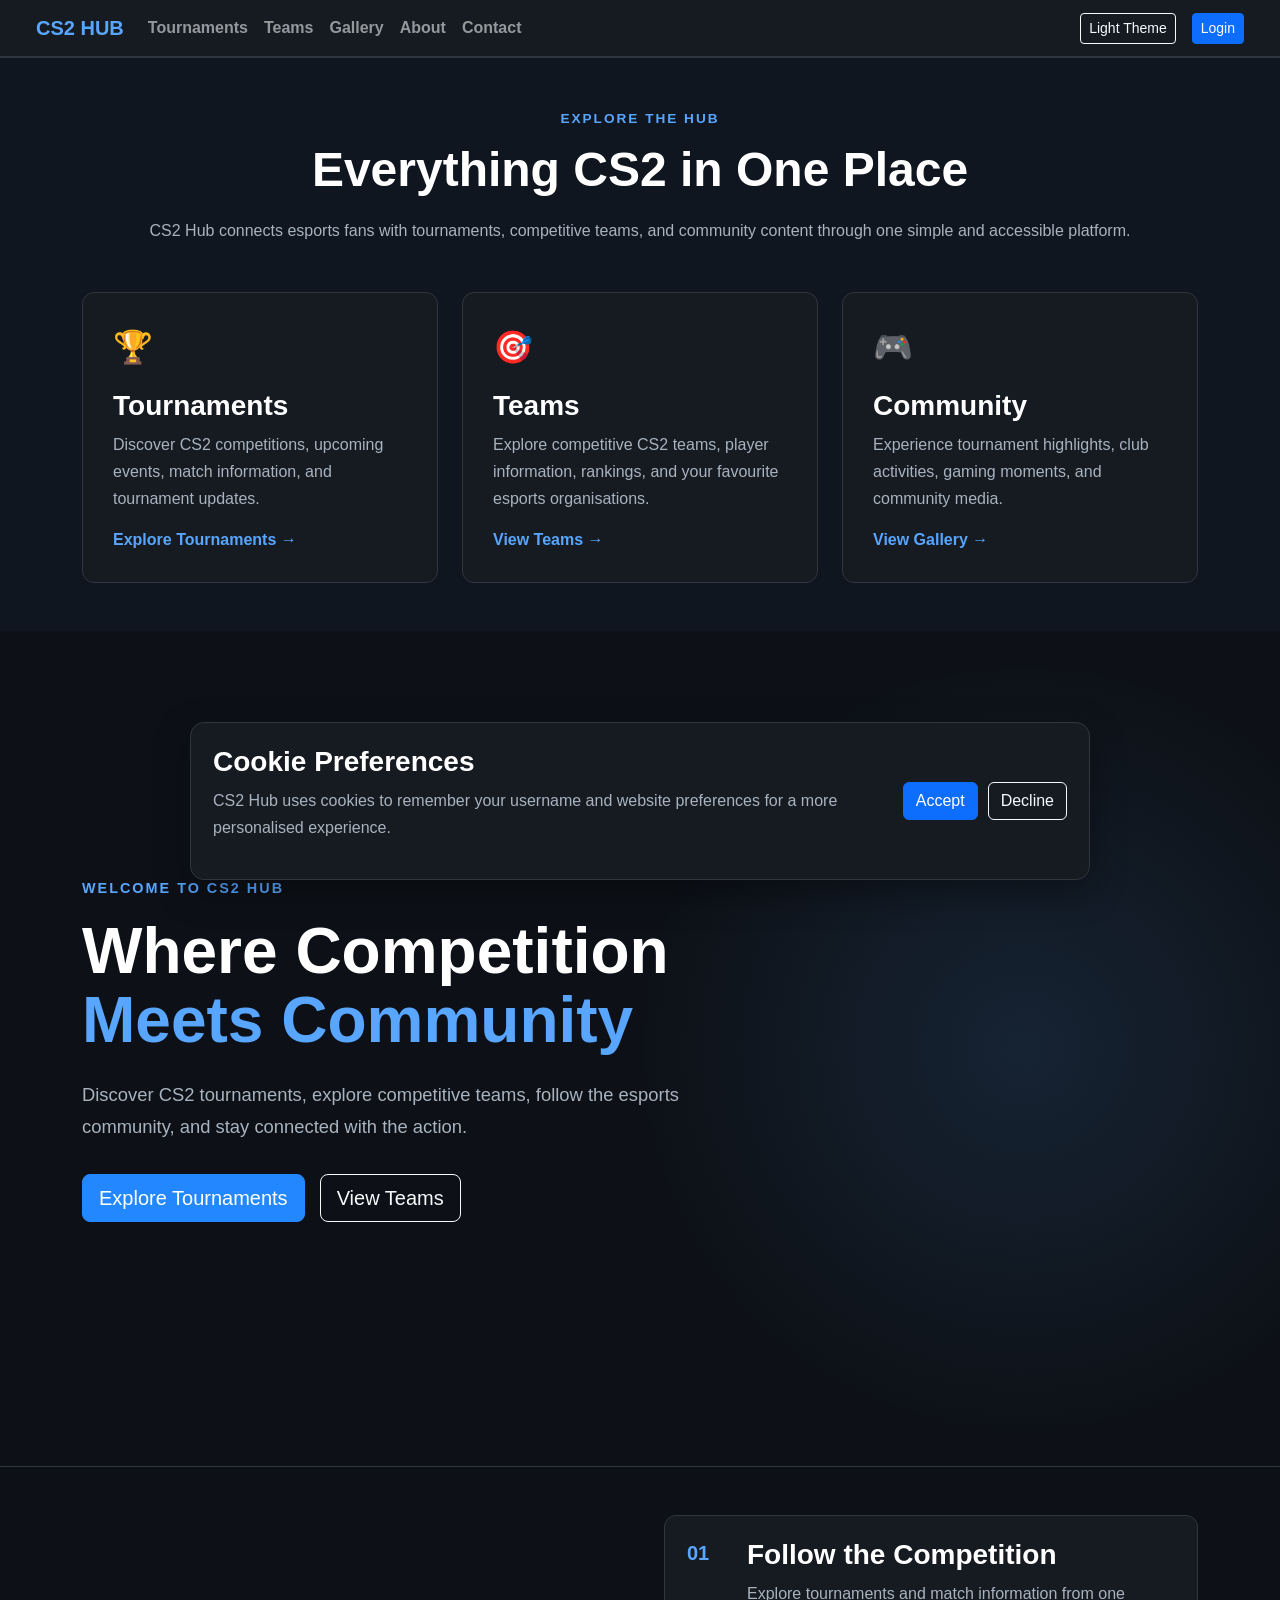
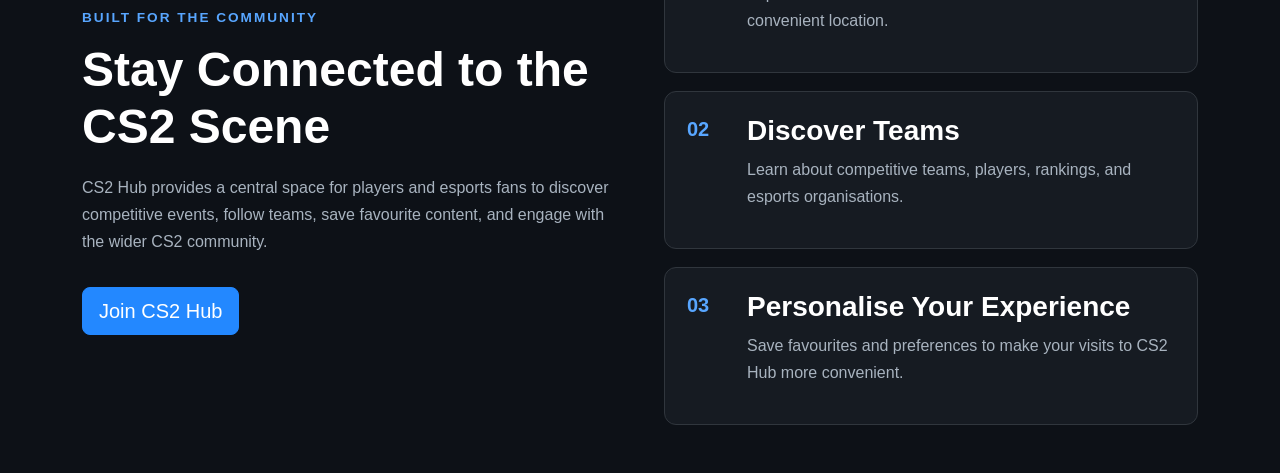
<file: index.html>
<!DOCTYPE html>
<html lang="en">

<head>
    <meta charset="UTF-8">
    <meta name="viewport" content="width=device-width, initial-scale=1.0">
    <title>Home - CS2 Hub</title>
    <link href="https://cdn.jsdelivr.net/npm/bootstrap@5.3.2/dist/css/bootstrap.min.css" rel="stylesheet">
    <link rel="stylesheet" href="style.css">
</head>

<body>
    <script>
        if (document.cookie.includes("themePreference=light")) {
            document.body.classList.add("light-theme");
        }
    </script>

    <!-- navigation bar -->
    <nav class="navbar navbar-expand-lg navbar-dark px-4 py-2">
        <div class="container-fluid">
            <a class="navbar-brand fw-bold text-accent" href="index.html">CS2 HUB</a>
            <button class="navbar-toggler" type="button" data-bs-toggle="collapse" data-bs-target="#navbarNav">
                <span class="navbar-toggler-icon"></span>
            </button>

            <div class="collapse navbar-collapse justify-content-between" id="navbarNav">
                <ul class="navbar-nav me-auto">
                    <li class="nav-item"><a class="nav-link fw-semibold" href="tournaments.html">Tournaments</a></li>
                    <li class="nav-item"><a class="nav-link fw-semibold" href="teams.html">Teams</a></li>
                    <li class="nav-item"><a class="nav-link fw-semibold" href="gallery.html">Gallery</a></li>
                    <li class="nav-item"><a class="nav-link fw-semibold" href="about.html">About</a></li>
                    <li class="nav-item"><a class="nav-link fw-semibold" href="contact.html">Contact</a></li>
                </ul>

                <div class="navbar-actions d-flex align-items-center gap-3">

                    <button id="themeToggle" class="btn btn-outline-light btn-sm" type="button">
                        Light Theme
                    </button>

                    <a href="login.html" class="btn btn-primary btn-sm" id="loginButton">
                        Login
                    </a>

                    <div id="userArea" class="align-items-center gap-2" style="display: none;">

                        <span id="welcomeUser" class="text-light fw-semibold"></span>

                        <button id="logoutButton" class="btn btn-outline-light btn-sm">
                            Logout
                        </button>

                    </div>
                </div>
            </div>
        </div>
    </nav>

    <!-- About CS2 Hub Section -->
    <section class="home-intro py-5">
        <div class="container">
            <div class="text-center mb-5">
                <span class="section-label">EXPLORE THE HUB</span>

                <h2 class="section-title">
                    Everything CS2 in One Place
                </h2>

                <p class="section-description mx-auto">
                    CS2 Hub connects esports fans with tournaments, competitive
                    teams, and community content through one simple and
                    accessible platform.
                </p>
            </div>

            <div class="row g-4">

                <!-- Tournament Card -->
                <div class="col-md-4">
                    <div class="home-feature-card h-100">
                        <div class="feature-icon">🏆</div>

                        <h3>Tournaments</h3>

                        <p>
                            Discover CS2 competitions, upcoming events,
                            match information, and tournament updates.
                        </p>

                        <a href="tournaments.html" class="feature-link">
                            Explore Tournaments →
                        </a>
                    </div>
                </div>

                <!-- Teams Card -->
                <div class="col-md-4">
                    <div class="home-feature-card h-100">
                        <div class="feature-icon">🎯</div>

                        <h3>Teams</h3>

                        <p>
                            Explore competitive CS2 teams, player information,
                            rankings, and your favourite esports organisations.
                        </p>

                        <a href="teams.html" class="feature-link">
                            View Teams →
                        </a>
                    </div>
                </div>

                <!-- Community Card -->
                <div class="col-md-4">
                    <div class="home-feature-card h-100">
                        <div class="feature-icon">🎮</div>

                        <h3>Community</h3>

                        <p>
                            Experience tournament highlights, club activities,
                            gaming moments, and community media.
                        </p>

                        <a href="gallery.html" class="feature-link">
                            View Gallery →
                        </a>
                    </div>
                </div>

            </div>
        </div>
    </section>
    <!-- Hero Section -->
    <section class="hero-section">
        <div class="container">
            <div class="row align-items-center min-vh-75">
                <div class="col-lg-8">
                    <span class="hero-label">WELCOME TO CS2 HUB</span>

                    <h1 class="hero-title">
                        Where Competition<br>
                        <span class="text-accent">Meets Community</span>
                    </h1>

                    <p class="hero-description">
                        Discover CS2 tournaments, explore competitive teams,
                        follow the esports community, and stay connected with
                        the action.
                    </p>

                    <div class="hero-buttons">
                        <a href="tournaments.html" class="btn btn-primary btn-lg">
                            Explore Tournaments
                        </a>

                        <a href="teams.html" class="btn btn-outline-light btn-lg">
                            View Teams
                        </a>
                    </div>
                </div>
            </div>
        </div>
    </section>

    <!-- Reason for choosing our website-->
    <section class="why-hub py-5">
        <div class="container">
            <div class="row align-items-center g-5">

                <div class="col-lg-6">
                    <span class="section-label">BUILT FOR THE COMMUNITY</span>

                    <h2 class="section-title text-start">
                        Stay Connected to the CS2 Scene
                    </h2>

                    <p class="why-description">
                        CS2 Hub provides a central space for players and esports
                        fans to discover competitive events, follow teams, save
                        favourite content, and engage with the wider CS2 community.
                    </p>

                    <a href="login.html" class="btn btn-primary btn-lg mt-3">
                        Join CS2 Hub
                    </a>
                </div>

                <div class="col-lg-6">
                    <div class="why-list">

                        <div class="why-item">
                            <div class="why-number">01</div>
                            <div>
                                <h3>Follow the Competition</h3>
                                <p>
                                    Explore tournaments and match information
                                    from one convenient location.
                                </p>
                            </div>
                        </div>

                        <div class="why-item">
                            <div class="why-number">02</div>
                            <div>
                                <h3>Discover Teams</h3>
                                <p>
                                    Learn about competitive teams, players,
                                    rankings, and esports organisations.
                                </p>
                            </div>
                        </div>

                        <div class="why-item">
                            <div class="why-number">03</div>
                            <div>
                                <h3>Personalise Your Experience</h3>
                                <p>
                                    Save favourites and preferences to make
                                    your visits to CS2 Hub more convenient.
                                </p>
                            </div>
                        </div>

                    </div>
                </div>

            </div>
        </div>
    </section>
    <!-- Cookie Consent Banner -->
    <div id="cookieConsent" class="cookie-consent">
        <div class="cookie-consent-content">
            <div>
                <h3>Cookie Preferences</h3>
                <p>
                    CS2 Hub uses cookies to remember your username and website
                    preferences for a more personalised experience.
                </p>
            </div>

            <div class="cookie-consent-actions">
                <button id="acceptCookies" class="btn btn-primary">
                    Accept
                </button>

                <button id="declineCookies" class="btn btn-outline-light">
                    Decline
                </button>
            </div>
        </div>
    </div>

    <script src="https://cdn.jsdelivr.net/npm/bootstrap@5.3.2/dist/js/bootstrap.bundle.min.js"></script>
    <script src="main.js"></script>

</body>

</html>
</file>
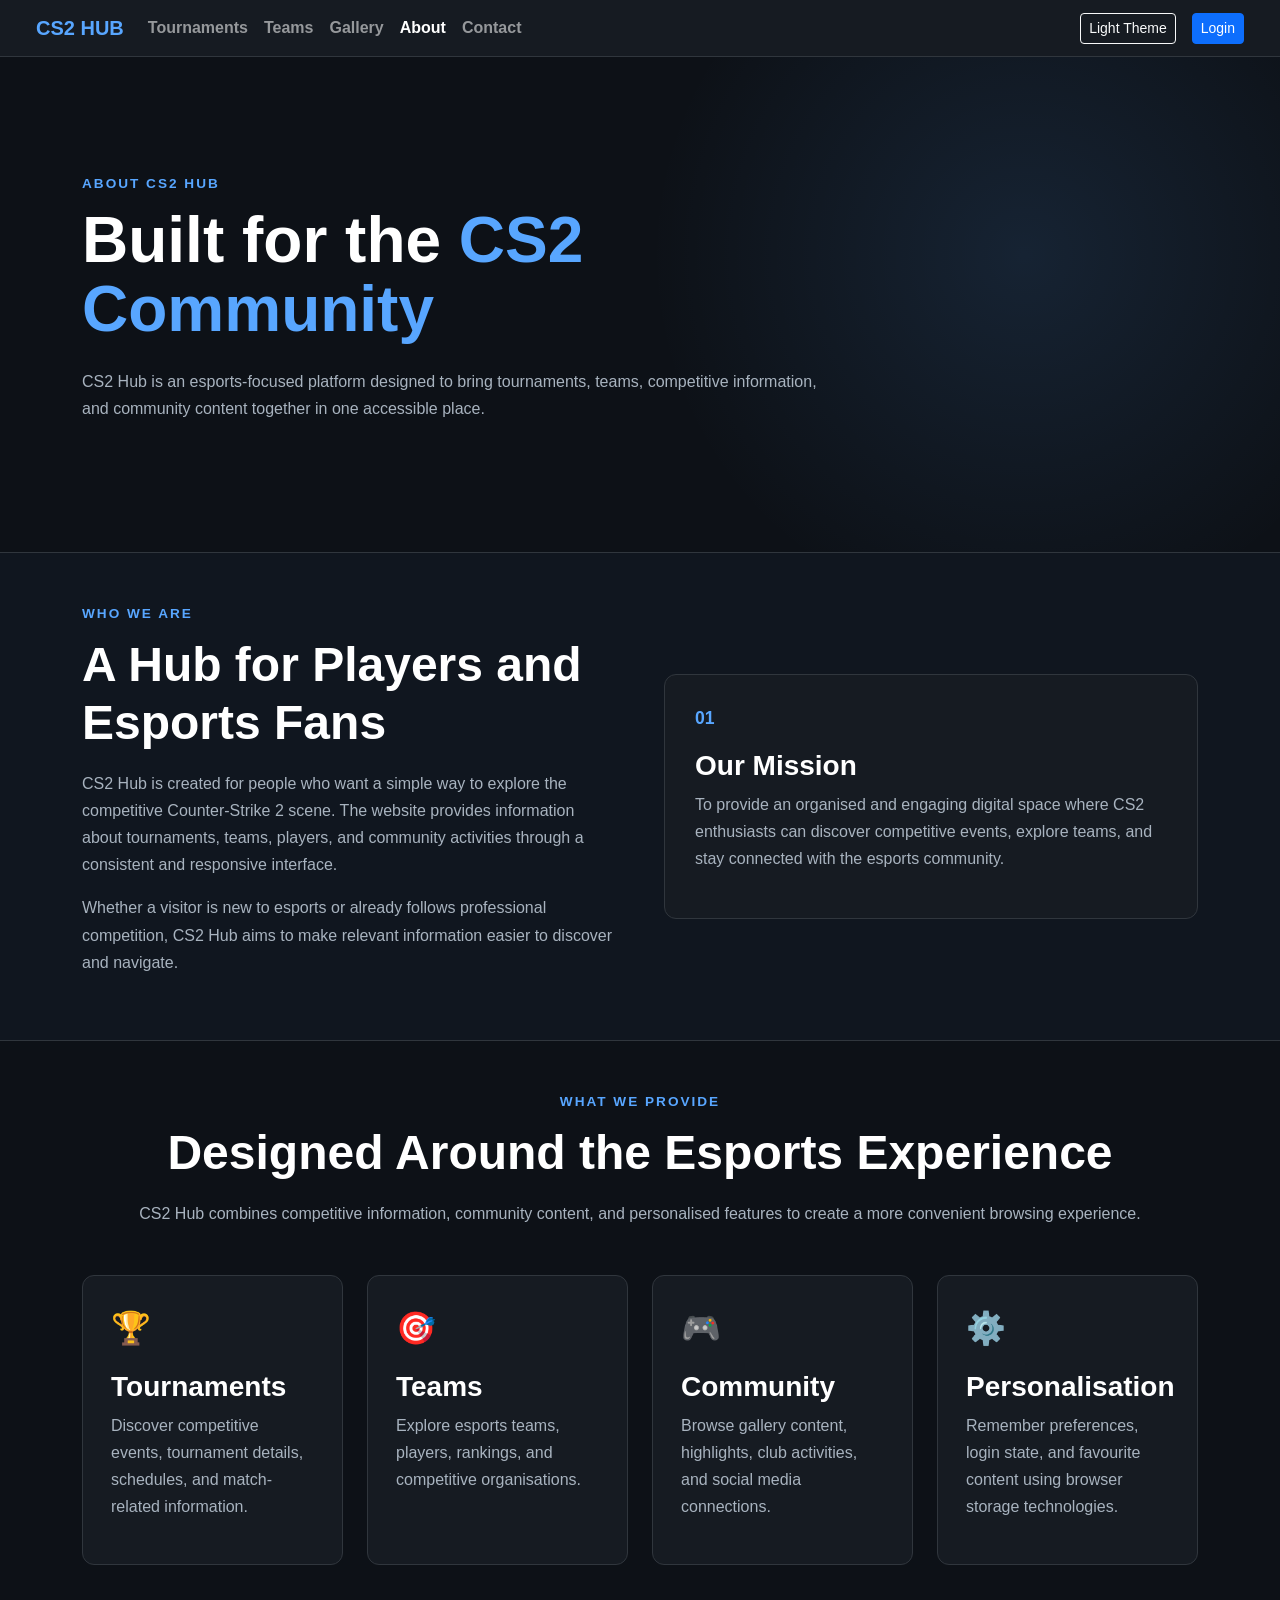
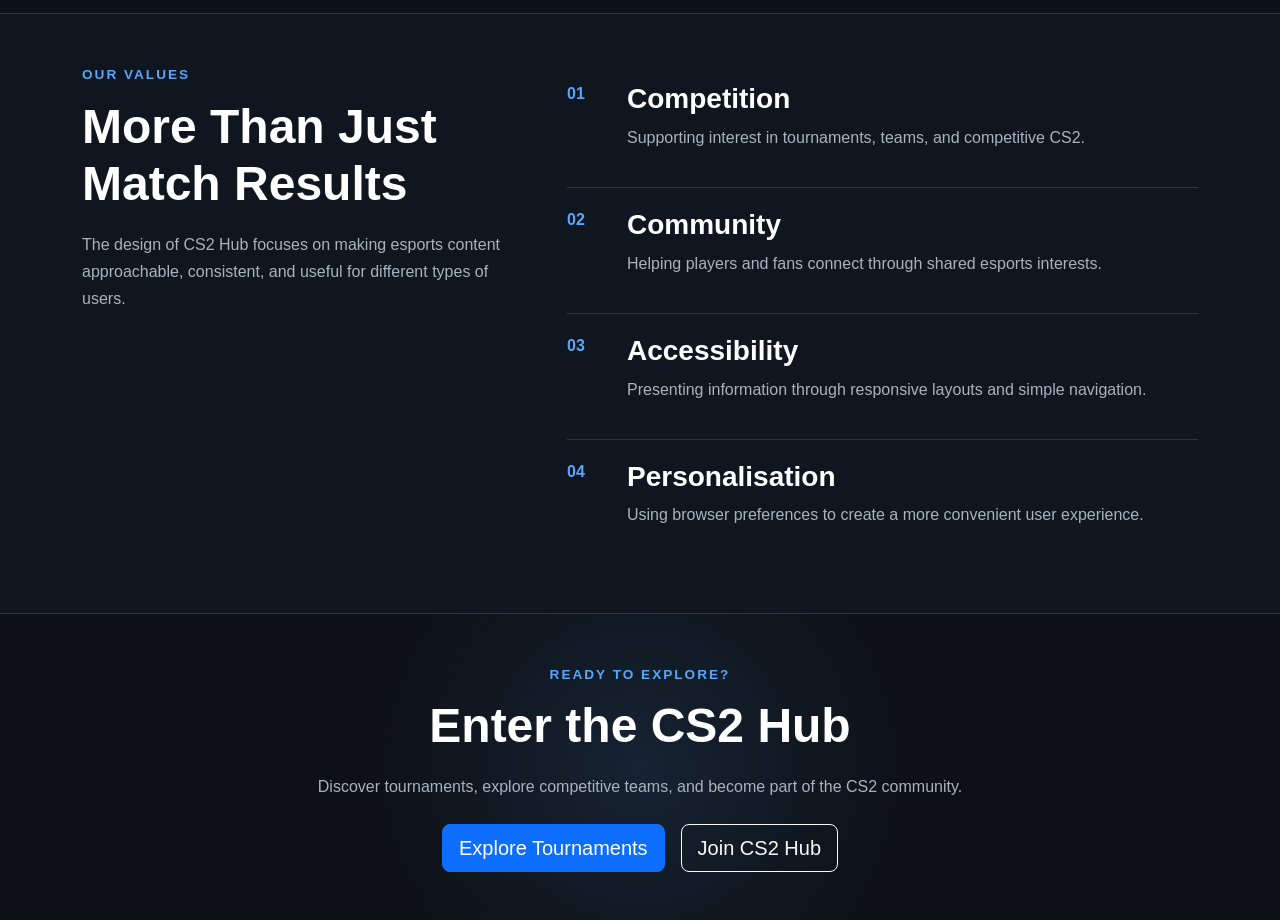
<file: about.html>
<!DOCTYPE html>
<html lang="en">

<head>
    <meta charset="UTF-8">
    <meta name="viewport" content="width=device-width, initial-scale=1.0">
    <title>About - CS2 Hub</title>
    <link href="https://cdn.jsdelivr.net/npm/bootstrap@5.3.2/dist/css/bootstrap.min.css" rel="stylesheet">
    <link rel="stylesheet" href="style.css">
</head>

<body>
    <script>
        if (document.cookie.includes("themePreference=light")) {
            document.body.classList.add("light-theme");
        }
    </script>

    <!-- navigation bar -->
    <nav class="navbar navbar-expand-lg navbar-dark px-4 py-2">
        <div class="container-fluid">
            <a class="navbar-brand fw-bold text-accent" href="index.html">CS2 HUB</a>
            <button class="navbar-toggler" type="button" data-bs-toggle="collapse" data-bs-target="#navbarNav">
                <span class="navbar-toggler-icon"></span>
            </button>

            <div class="collapse navbar-collapse justify-content-between" id="navbarNav">
                <ul class="navbar-nav me-auto">
                    <li class="nav-item"><a class="nav-link fw-semibold" href="tournaments.html">Tournaments</a></li>
                    <li class="nav-item"><a class="nav-link fw-semibold" href="teams.html">Teams</a></li>
                    <li class="nav-item"><a class="nav-link fw-semibold" href="gallery.html">Gallery</a></li>
                    <li class="nav-item"><a class="nav-link active fw-semibold" href="about.html">About</a></li>
                    <li class="nav-item"><a class="nav-link fw-semibold" href="contact.html">Contact</a></li>
                </ul>

                <div class="navbar-actions d-flex align-items-center gap-3">

                    <button id="themeToggle" class="btn btn-outline-light btn-sm" type="button">
                        Light Theme
                    </button>

                    <a href="login.html" class="btn btn-primary btn-sm" id="loginButton">
                        Login
                    </a>

                    <div id="userArea" class="align-items-center gap-2" style="display: none;">

                        <span id="welcomeUser" class="text-light fw-semibold"></span>

                        <button id="logoutButton" class="btn btn-outline-light btn-sm">
                            Logout
                        </button>

                    </div>

                </div>
            </div>
        </div>
    </nav>

    <!-- About Hero -->
    <section class="about-hero">
        <div class="container">
            <div class="row align-items-center">
                <div class="col-lg-8">

                    <span class="section-label">
                        ABOUT CS2 HUB
                    </span>

                    <h1 class="about-hero-title">
                        Built for the
                        <span class="text-accent">CS2 Community</span>
                    </h1>

                    <p class="about-hero-description">
                        CS2 Hub is an esports-focused platform designed to bring
                        tournaments, teams, competitive information, and community
                        content together in one accessible place.
                    </p>

                </div>
            </div>
        </div>
    </section>


    <!-- Who We Are -->
    <section class="about-section py-5">
        <div class="container">

            <div class="row align-items-center g-5">

                <div class="col-lg-6">
                    <span class="section-label">
                        WHO WE ARE
                    </span>

                    <h2 class="section-title text-start">
                        A Hub for Players and Esports Fans
                    </h2>

                    <p class="about-text">
                        CS2 Hub is created for people who want a simple way to
                        explore the competitive Counter-Strike 2 scene. The website
                        provides information about tournaments, teams, players, and
                        community activities through a consistent and responsive
                        interface.
                    </p>

                    <p class="about-text">
                        Whether a visitor is new to esports or already follows
                        professional competition, CS2 Hub aims to make relevant
                        information easier to discover and navigate.
                    </p>
                </div>

                <div class="col-lg-6">

                    <div class="about-highlight-card">

                        <span class="about-card-number">01</span>

                        <h3>Our Mission</h3>

                        <p>
                            To provide an organised and engaging digital space where
                            CS2 enthusiasts can discover competitive events, explore
                            teams, and stay connected with the esports community.
                        </p>

                    </div>

                </div>

            </div>
        </div>
    </section>


    <!-- What We Provide -->
    <section class="about-services py-5">
        <div class="container">

            <div class="text-center mb-5">

                <span class="section-label">
                    WHAT WE PROVIDE
                </span>

                <h2 class="section-title">
                    Designed Around the Esports Experience
                </h2>

                <p class="section-description mx-auto">
                    CS2 Hub combines competitive information, community content,
                    and personalised features to create a more convenient browsing
                    experience.
                </p>

            </div>


            <div class="row g-4">

                <div class="col-md-6 col-lg-3">
                    <div class="about-service-card h-100">

                        <div class="about-service-icon">🏆</div>

                        <h3>Tournaments</h3>

                        <p>
                            Discover competitive events, tournament details,
                            schedules, and match-related information.
                        </p>

                    </div>
                </div>


                <div class="col-md-6 col-lg-3">
                    <div class="about-service-card h-100">

                        <div class="about-service-icon">🎯</div>

                        <h3>Teams</h3>

                        <p>
                            Explore esports teams, players, rankings, and
                            competitive organisations.
                        </p>

                    </div>
                </div>


                <div class="col-md-6 col-lg-3">
                    <div class="about-service-card h-100">

                        <div class="about-service-icon">🎮</div>

                        <h3>Community</h3>

                        <p>
                            Browse gallery content, highlights, club activities,
                            and social media connections.
                        </p>

                    </div>
                </div>


                <div class="col-md-6 col-lg-3">
                    <div class="about-service-card h-100">

                        <div class="about-service-icon">⚙️</div>

                        <h3>Personalisation</h3>

                        <p>
                            Remember preferences, login state, and favourite
                            content using browser storage technologies.
                        </p>

                    </div>
                </div>

            </div>
        </div>
    </section>


    <!-- Values Section -->
    <section class="about-values py-5">
        <div class="container">

            <div class="row g-5">

                <div class="col-lg-5">

                    <span class="section-label">
                        OUR VALUES
                    </span>

                    <h2 class="section-title text-start">
                        More Than Just Match Results
                    </h2>

                    <p class="about-text">
                        The design of CS2 Hub focuses on making esports content
                        approachable, consistent, and useful for different types
                        of users.
                    </p>

                </div>


                <div class="col-lg-7">

                    <div class="value-item">
                        <span>01</span>

                        <div>
                            <h3>Competition</h3>

                            <p>
                                Supporting interest in tournaments, teams, and
                                competitive CS2.
                            </p>
                        </div>
                    </div>


                    <div class="value-item">
                        <span>02</span>

                        <div>
                            <h3>Community</h3>

                            <p>
                                Helping players and fans connect through shared
                                esports interests.
                            </p>
                        </div>
                    </div>


                    <div class="value-item">
                        <span>03</span>

                        <div>
                            <h3>Accessibility</h3>

                            <p>
                                Presenting information through responsive layouts
                                and simple navigation.
                            </p>
                        </div>
                    </div>


                    <div class="value-item">
                        <span>04</span>

                        <div>
                            <h3>Personalisation</h3>

                            <p>
                                Using browser preferences to create a more
                                convenient user experience.
                            </p>
                        </div>
                    </div>

                </div>

            </div>
        </div>
    </section>


    <!-- About CTA -->
    <section class="about-cta py-5">
        <div class="container text-center">

            <span class="section-label">
                READY TO EXPLORE?
            </span>

            <h2 class="section-title">
                Enter the CS2 Hub
            </h2>

            <p class="section-description mx-auto">
                Discover tournaments, explore competitive teams, and become part
                of the CS2 community.
            </p>

            <div class="d-flex justify-content-center flex-wrap gap-3 mt-4">

                <a href="tournaments.html" class="btn btn-primary btn-lg">
                    Explore Tournaments
                </a>

                <a href="login.html" class="btn btn-outline-light btn-lg">
                    Join CS2 Hub
                </a>

            </div>

        </div>
    </section>
    <script src="https://cdn.jsdelivr.net/npm/bootstrap@5.3.2/dist/js/bootstrap.bundle.min.js"></script>
    <script src="main.js"></script>
</body>
</file>
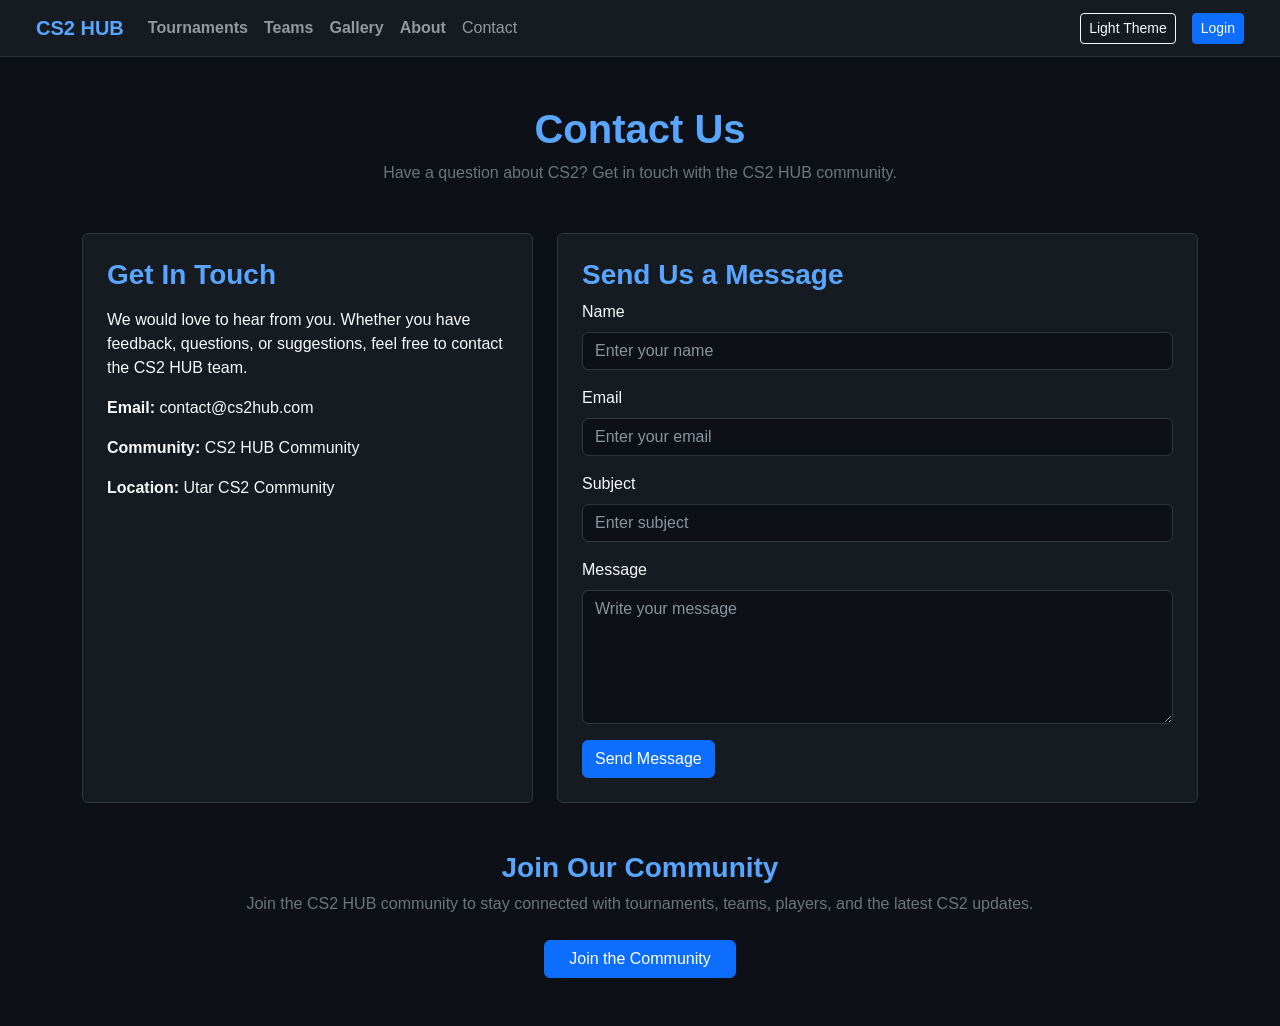
<file: contact.html>
<!DOCTYPE html>
<html lang="en">

<head>
    <meta charset="UTF-8">
    <meta name="viewport" content="width=device-width, initial-scale=1.0">

    <title>Contact - CS2 Hub</title>

    <link href="https://cdn.jsdelivr.net/npm/bootstrap@5.3.2/dist/css/bootstrap.min.css" rel="stylesheet">

    <link rel="stylesheet" href="style.css">
    <script src="contact.js" defer></script>
    <script src="main.js"></script>
</head>

<body>

    <!--constant nav bar-->
    <nav class="navbar navbar-expand-lg navbar-dark px-4 py-2">
        <div class="container-fluid">

            <a class="navbar-brand fw-bold text-accent" href="index.html">
                CS2 HUB
            </a>

            <div class="collapse navbar-collapse justify-content-between" id="navbarNav">
                <ul class="navbar-nav me-auto">
                    <li class="nav-item"><a class="nav-link fw-semibold" href="tournaments.html">Tournaments</a></li>
                    <li class="nav-item"><a class="nav-link fw-semibold" href="teams.html">Teams</a></li>
                    <li class="nav-item"><a class="nav-link fw-semibold" href="gallery.html">Gallery</a></li>
                    <li class="nav-item"><a class="nav-link fw-semibold" href="about.html">About</a></li>
                    <li class="nav-item"><a class="nav-link activefw-semibold" href="contact.html">Contact</a></li>
                </ul>

                <div class="navbar-actions d-flex align-items-center gap-3">

                    <button id="themeToggle" class="btn btn-outline-light btn-sm" type="button">
                        Light Theme
                    </button>

                    <a href="login.html" class="btn btn-primary btn-sm" id="loginButton">
                        Login
                    </a>

                    <div id="userArea" class="align-items-center gap-2" style="display: none;">

                        <span id="welcomeUser" class="text-light fw-semibold"></span>

                        <button id="logoutButton" class="btn btn-outline-light btn-sm">
                            Logout
                        </button>

                    </div>

                </div>
            </div>
        </div>
    </nav>
    <!--how to contact-->
    <div class="container my-5">

        <h1 class="text-accent fw-bold text-center">
            Contact Us
        </h1>

        <p class="text-center text-secondary mb-5">
            Have a question about CS2? Get in touch with the CS2 HUB community.
        </p>

        <div class="row g-4">

            <!-- Contact Information -->
            <div class="col-md-5">

                <div class="bg-dark-card p-4 h-100">

                    <h3 class="text-accent fw-bold">
                        Get In Touch
                    </h3>

                    <p class="text-light mt-3">
                        We would love to hear from you. Whether you have
                        feedback, questions, or suggestions, feel free to
                        contact the CS2 HUB team.
                    </p>

                    <p class="text-light">
                        <strong>Email:</strong>
                        contact@cs2hub.com
                    </p>

                    <p class="text-light">
                        <strong>Community:</strong>
                        CS2 HUB Community
                    </p>

                    <p class="text-light">
                        <strong>Location:</strong>
                        Utar CS2 Community
                    </p>

                </div>

            </div>

            <!-- Contact Form -->
            <div class="col-md-7">

                <div class="bg-dark-card p-4">

                    <h3 class="text-accent fw-bold">
                        Send Us a Message
                    </h3>

                   <form id="contactForm">

                        <div class="mb-3">
                            <label class="form-label text-light">
                                Name
                            </label>

                            <input type="text" id="name" class="form-control"
                                placeholder="Enter your name" required>
                        </div>

                        <div class="mb-3">
                            <label class="form-label text-light">
                                Email
                            </label>

                            <input type="email" id="email" class="form-control"
                                placeholder="Enter your email" required>
                        </div>

                        <div class="mb-3">
                            <label class="form-label text-light">
                                Subject
                            </label>

                            <input type="text" id="subject" class="form-control"
                                placeholder="Enter subject" required>
                        </div>

                        <div class="mb-3">
                            <label class="form-label text-light">
                                Message
                            </label>

                            <textarea id="message" class="form-control" rows="5"
                                placeholder="Write your message" required></textarea>
                        </div>

                        <button type="submit" class="btn btn-primary">
                            Send Message
                        </button>

                    </form>
                </div>

            </div>

            <!-- community section -->
            <div class="text-center mt-5">

                <h3 class="text-accent fw-bold">
                    Join Our Community
                </h3>

                <p class="text-secondary">
                    Join the CS2 HUB community to stay connected with
                    tournaments, teams, players, and the latest CS2 updates.
                </p>

                <div class="mt-4">

                    <a href="login.html" class="btn btn-primary px-4">
                        Join the Community
                    </a>

                </div>

            </div>
        </div>

    </div>
</body>

</html>
</file>
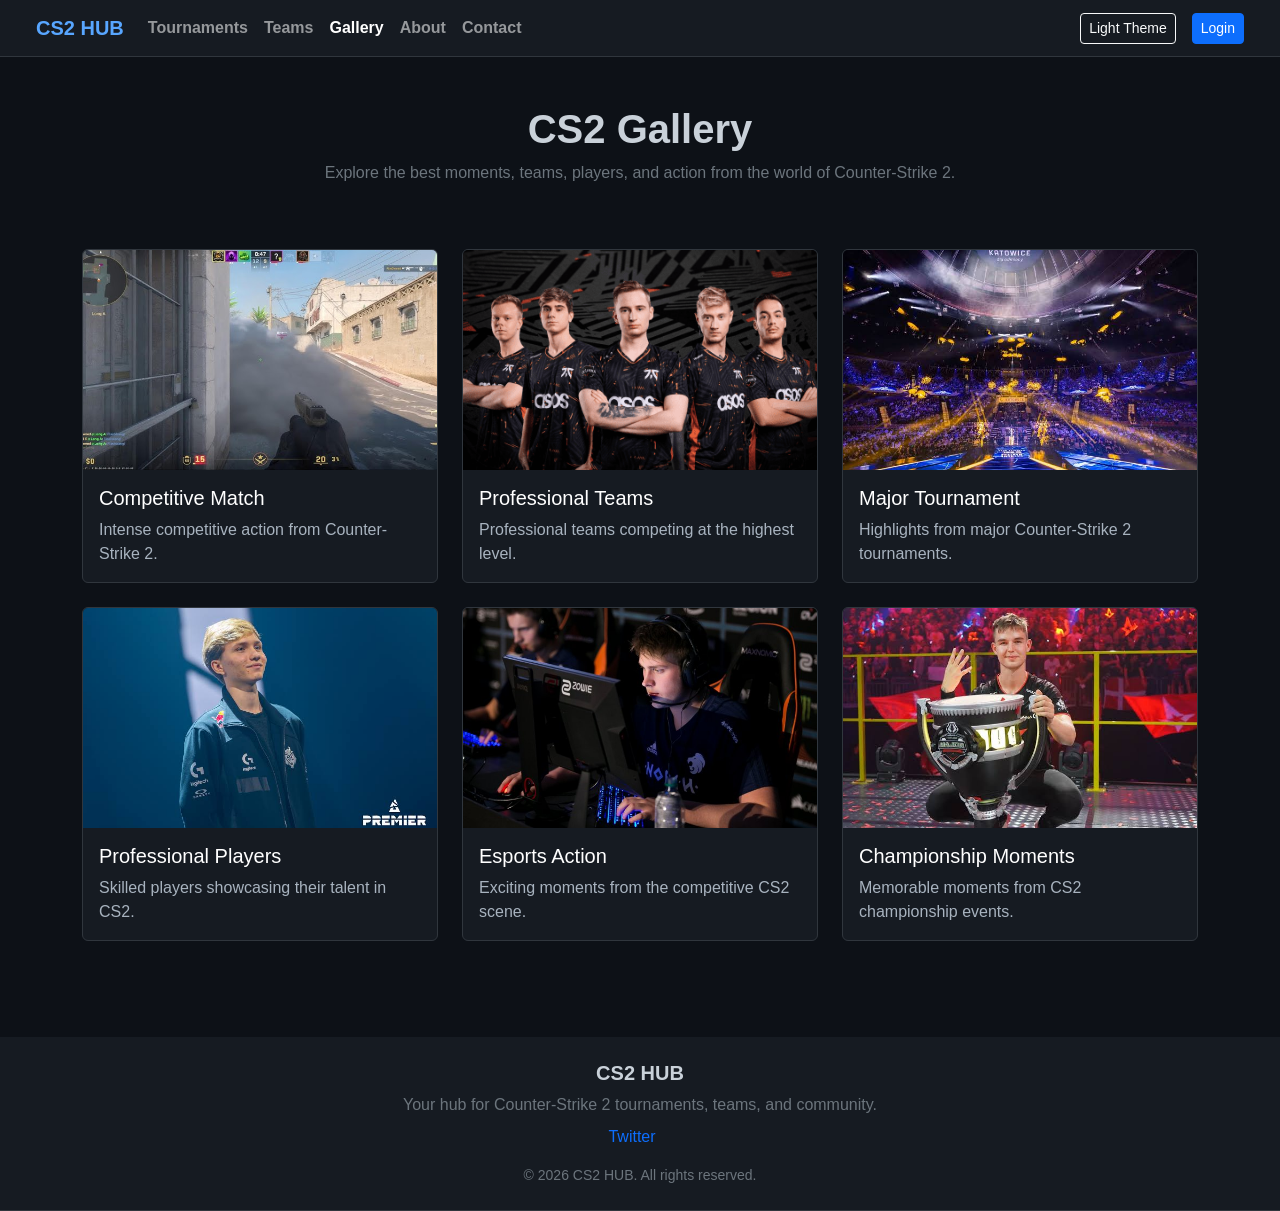
<file: gallery.html>
<!DOCTYPE html>
<html lang="en">

<head>
    <meta charset="UTF-8">
    <meta name="viewport" content="width=device-width, initial-scale=1.0">
    <title>Tournaments - CS2 Hub</title>
    <link href="https://cdn.jsdelivr.net/npm/bootstrap@5.3.2/dist/css/bootstrap.min.css" rel="stylesheet">
    <link rel="stylesheet" href="style.css">
    <script src="main.js"></script>
</head>

    <script>
        if (document.cookie.includes("themePreference=light")) {
            document.body.classList.add("light-theme");
        }
    </script>

<body>

    <!-- constant nav bar -->
    <nav class="navbar navbar-expand-lg navbar-dark px-4 py-2">
        <div class="container-fluid">

            <a class="navbar-brand fw-bold text-accent" href="index.html">
                CS2 HUB
            </a>

            <div class="collapse navbar-collapse justify-content-between" id="navbarNav">
                <ul class="navbar-nav me-auto">
                    <li class="nav-item"><a class="nav-link fw-semibold" href="tournaments.html">Tournaments</a></li>
                    <li class="nav-item"><a class="nav-link fw-semibold" href="teams.html">Teams</a></li>
                    <li class="nav-item"><a class="nav-link active fw-semibold" href="gallery.html">Gallery</a></li>
                    <li class="nav-item"><a class="nav-link fw-semibold" href="about.html">About</a></li>
                    <li class="nav-item"><a class="nav-link fw-semibold" href="contact.html">Contact</a></li>
                </ul>

                <div class="navbar-actions d-flex align-items-center gap-3">

                    <button id="themeToggle" class="btn btn-outline-light btn-sm" type="button">
                        Light Theme
                    </button>

                    <a href="login.html" class="btn btn-primary btn-sm" id="loginButton">
                        Login
                    </a>

                    <div id="userArea" class="align-items-center gap-2" style="display: none;">

                        <span id="welcomeUser" class="text-light fw-semibold"></span>

                        <button id="logoutButton" class="btn btn-outline-light btn-sm">
                            Logout
                        </button>

                    </div>

                </div>
            </div>
        </div>
    </nav>


    <!-- gallery -->
    <section class="container py-5">

        <div class="text-center">

            <h1 class="fw-bold">
                CS2 Gallery
            </h1>

            <p class="text-secondary">
                Explore the best moments, teams, players, and action from the world of Counter-Strike 2.
            </p>

        </div>

    </section>


    <!-- 2x3 gallery design -->
    <section class="container pb-5">

        <div class="row g-4">


            <!-- Image 1 -->
            <div class="col-md-6 col-lg-4">

                <div class="card h-100 gallery-card"
                    data-bs-toggle="modal"
                    data-bs-target="#galleryModal"
                    onclick="showGallery(0)">

                    <img src="media/comp_match5.jpg"
                        class="card-img-top"
                        alt="CS2 Match">

                    <div class="card-body">

                        <h5 class="card-title">
                            Competitive Match
                        </h5>

                        <p class="card-text">
                            Intense competitive action from Counter-Strike 2.
                        </p>

                    </div>

                </div>

            </div>


            <!-- Image 2 -->
            <div class="col-md-6 col-lg-4">

                <div class="card h-100 gallery-card"
                    data-bs-toggle="modal"
                    data-bs-target="#galleryModal"
                    onclick="showGallery(1)">

                    <img src="media/team_player.jpg"
                        class="card-img-top"
                        alt="CS2 Team">

                    <div class="card-body">

                        <h5 class="card-title">
                            Professional Teams
                        </h5>

                        <p class="card-text">
                            Professional teams competing at the highest level.
                        </p>

                    </div>

                </div>

            </div>


            <!-- Image 3 -->
            <div class="col-md-6 col-lg-4">

                <div class="card h-100 gallery-card"
                    data-bs-toggle="modal"
                    data-bs-target="#galleryModal"
                    onclick="showGallery(2)">

                    <img src="media/tournaments.jpg"
                        class="card-img-top"
                        alt="CS2 Tournament">

                    <div class="card-body">

                        <h5 class="card-title">
                            Major Tournament
                        </h5>

                        <p class="card-text">
                            Highlights from major Counter-Strike 2 tournaments.
                        </p>

                    </div>

                </div>

            </div>


            <!-- Image 4 -->
            <div class="col-md-6 col-lg-4">

                <div class="card h-100 gallery-card"
                    data-bs-toggle="modal"
                    data-bs-target="#galleryModal"
                    onclick="showGallery(3)">

                    <img src="media/professional_players.jpg"
                        class="card-img-top"
                        alt="CS2 Player">

                    <div class="card-body">

                        <h5 class="card-title">
                            Professional Players
                        </h5>

                        <p class="card-text">
                            Skilled players showcasing their talent in CS2.
                        </p>

                    </div>

                </div>

            </div>


            <!-- Image 5 -->
            <div class="col-md-6 col-lg-4">

                <div class="card h-100 gallery-card"
                    data-bs-toggle="modal"
                    data-bs-target="#galleryModal"
                    onclick="showGallery(4)">

                    <img src="media/esports_action.jpg"
                        class="card-img-top"
                        alt="CS2 Esports">

                    <div class="card-body">

                        <h5 class="card-title">
                            Esports Action
                        </h5>

                        <p class="card-text">
                            Exciting moments from the competitive CS2 scene.
                        </p>

                    </div>

                </div>

            </div>


            <!-- Image 6 -->
            <div class="col-md-6 col-lg-4">

                <div class="card h-100 gallery-card"
                    data-bs-toggle="modal"
                    data-bs-target="#galleryModal"
                    onclick="showGallery(5)">

                    <img src="media/championship.jpg"
                        class="card-img-top"
                        alt="CS2 Championship">

                    <div class="card-body">

                        <h5 class="card-title">
                            Championship Moments
                        </h5>

                        <p class="card-text">
                            Memorable moments from CS2 championship events.
                        </p>

                    </div>

                </div>

            </div>

        </div>

    </section>


    <!-- pop up modal for gallery -->
    <div class="modal fade"
        id="galleryModal"
        tabindex="-1"
        aria-labelledby="galleryModalLabel"
        aria-hidden="true">

        <div class="modal-dialog modal-xl modal-dialog-centered">

            <div class="modal-content">

                <div class="modal-header">

                    <h5 class="modal-title" id="galleryModalLabel">
                        Gallery Information
                    </h5>

                    <button type="button"
                        class="btn-close"
                        data-bs-dismiss="modal"
                        aria-label="Close">
                    </button>

                </div>


                <div class="modal-body">

                    <div class="text-center mb-4">

                        <h3 id="modalTitle"></h3>

                        <p id="modalDescription"
                            class="text-secondary">
                        </p>

                    </div>


                    <!-- Extra images appear here -->
                    <div class="row g-3"
                        id="modalGallery">
                    </div>

                </div>

            </div>

        </div>
    </nav>

    </div>


    <!-- footer -->
    <footer class="py-4 mt-5">

        <div class="container text-center">

            <h5 class="fw-bold">
                CS2 HUB
            </h5>

            <p class="text-secondary mb-2">
                Your hub for Counter-Strike 2 tournaments, teams, and community.
            </p>

            <div class="mb-3">

                <a href="https://x.com/CounterStrike"
                target="_blank"
                rel="noopener noreferrer"
                class="text-decoration-none me-3">
                    Twitter
                </a>

            </div>

            <p class="text-secondary small mb-0">
                &copy; 2026 CS2 HUB. All rights reserved.
            </p>

        </div>

    </footer>


    <!-- Bootstrap JavaScript -->
    <script src="https://cdn.jsdelivr.net/npm/bootstrap@5.3.2/dist/js/bootstrap.bundle.min.js"></script>


    <!-- Gallery JavaScript -->
    <script>

        const galleryData = [

            /* Image 1 - Competitive Match */
            {
                title: "Competitive Match",

                description:
                    "Intense competitive action from Counter-Strike 2.",

                images: [
                    "media/comp_match.jpg",
                    "media/comp_match2.jpg",
                    "media/comp_match3.jpg",
                    "media/comp_match4.jpg",
                ]
            },


            /* Image 2 - Professional Teams */
            {
                title: "Professional Teams",

                description:
                    "Professional teams competing at the highest level.",

                images: [
                    "media/team_player.jpg",
                    "media/team_player2.jpg",
                    "media/team_player3.jpg",
                    "media/team_player4.jpg",
                ]
            },


            /* Image 3 - Major Tournament */
            {
                title: "Major Tournament",

                description:
                    "Highlights from major Counter-Strike 2 tournaments.",

                images: [
                    "media/tournaments.jpg",
                    "media/tournaments2.jpg",
                    "media/tournaments3.jpg",
                    "media/tournaments4.jpg",
                ]
            },


            /* Image 4 - Professional Players */
            {
                title: "Professional Players",

                description:
                    "Skilled players showcasing their talent in CS2.",

                images: [
                    "media/professional_players.jpg",
                    "media/professional_players2.jpg",
                    "media/professional_players3.jpg",
                    "media/professional_players4.jpg",
                ]
            },


            /* Image 5 - Esports Action */
            {
                title: "Esports Action",

                description:
                    "Exciting moments from the competitive CS2 scene.",

                images: [
                    "media/esports_action5.jpg",
                    "media/esports_action2.jpg",
                    "media/esports_action3.jpg",
                    "media/esports_action4.jpg",
                ]
            },


            /* Image 6 - Championship Moments */
            {
                title: "Championship Moments",

                description:
                    "Memorable moments from CS2 championship events.",

                images: [
                    "media/championship5.jpg",
                    "media/championship2.jpg",
                    "media/championship3.jpg",
                    "media/championship4.jpg",
                ]
            }

        ];


        function showGallery(index) {

            const gallery = galleryData[index];

            document.getElementById("modalTitle").textContent =
                gallery.title;

            document.getElementById("modalDescription").textContent =
                gallery.description;


            const modalGallery =
                document.getElementById("modalGallery");


            modalGallery.innerHTML = "";


            // able to add image
            gallery.images.forEach(function (image) {

                modalGallery.innerHTML += `

                    <div class="col-md-6">

                        <img
                            src="${image}"
                            class="img-fluid rounded w-100"
                            alt="${gallery.title}"
                        >

                    </div>

                `;

            });

        }

    </script>

</body>

</html>
</file>
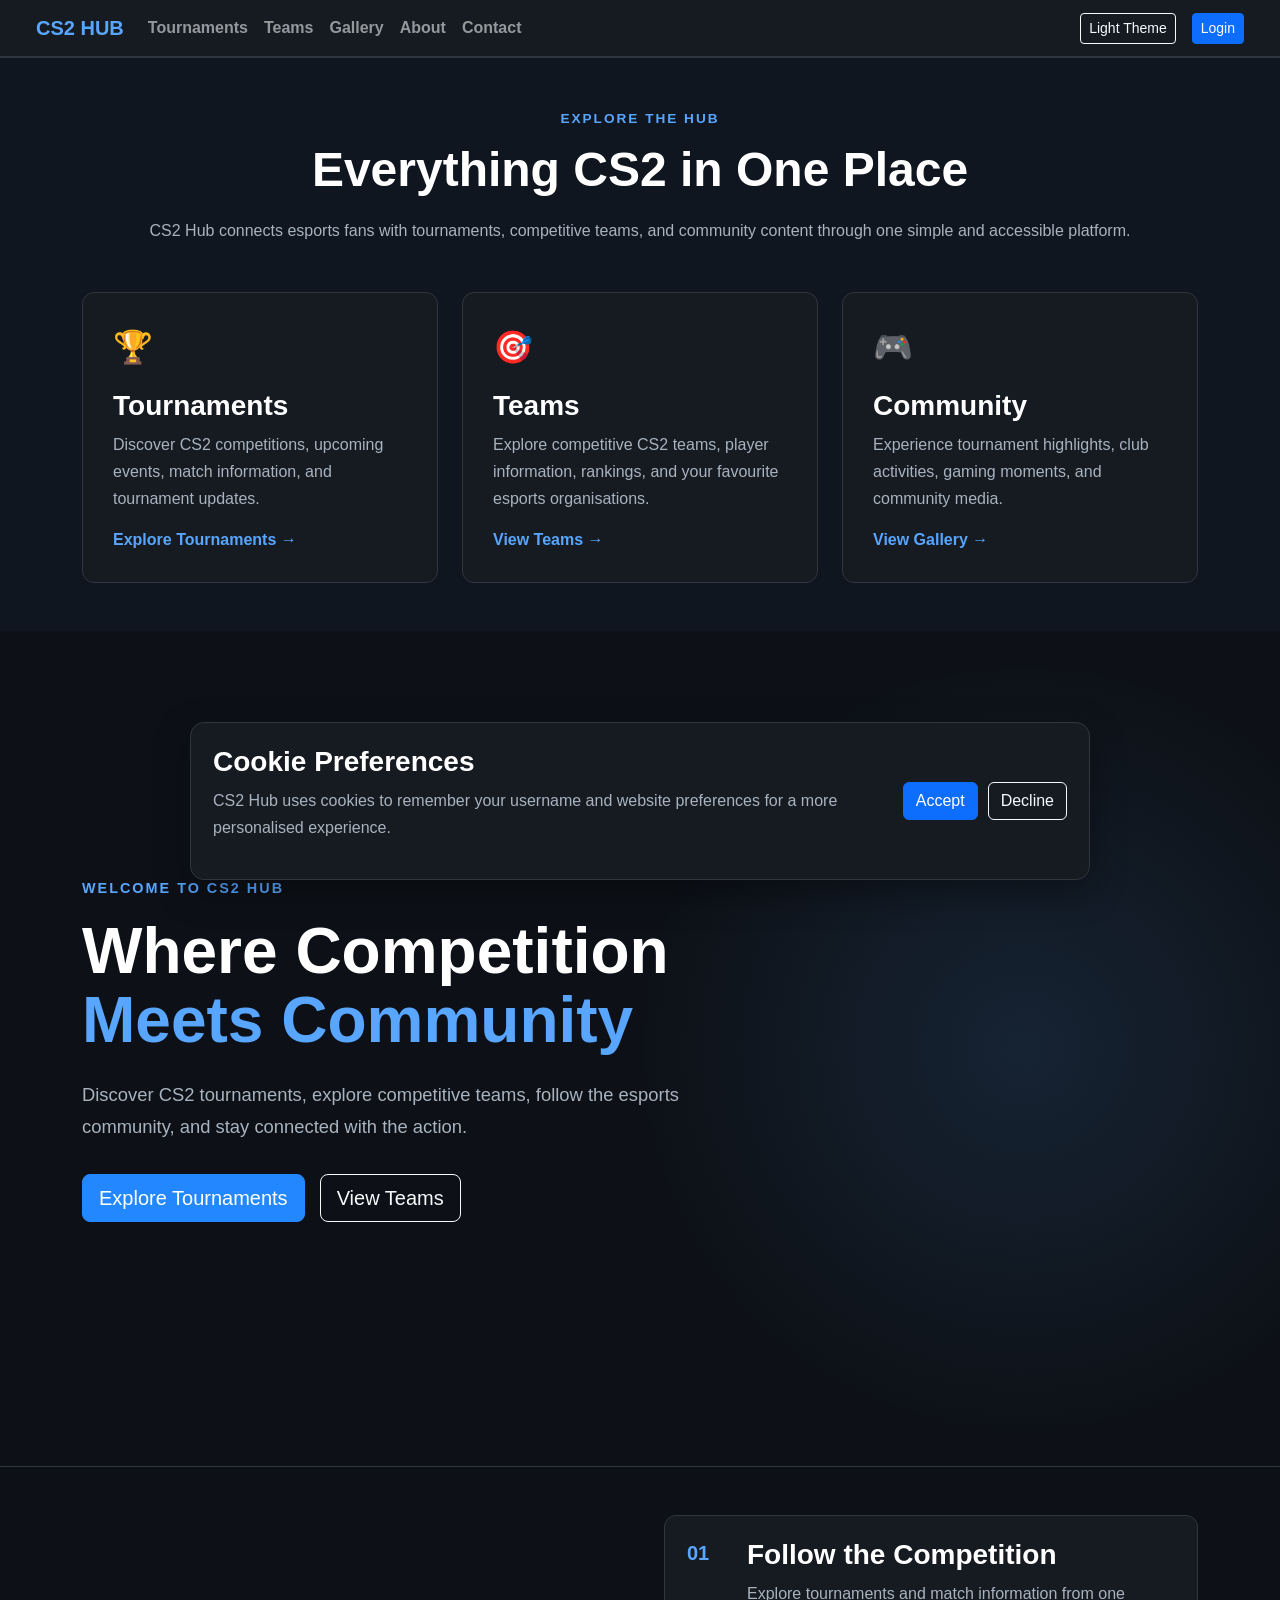
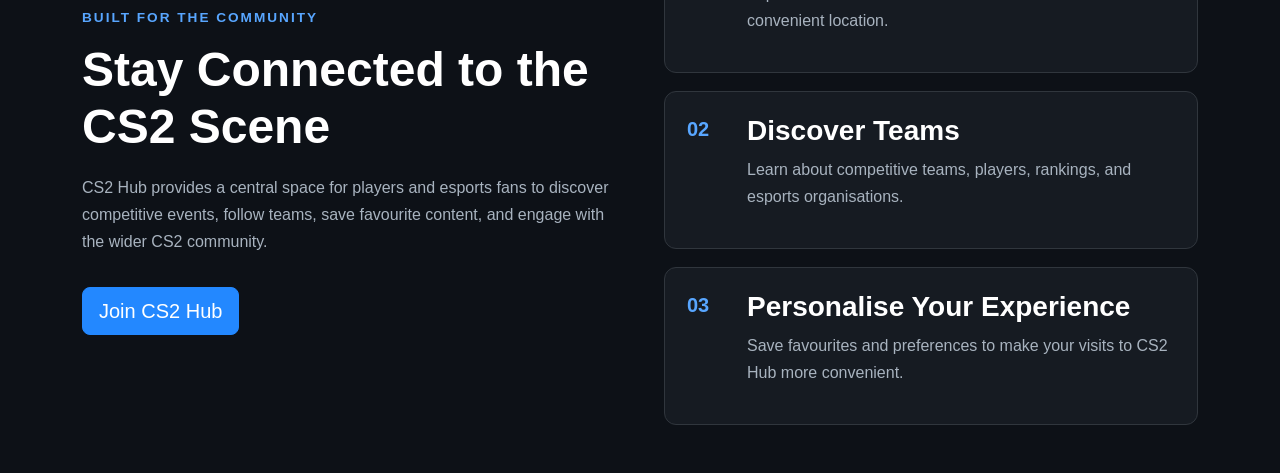
<file: home.html>
<!DOCTYPE html>
<html lang="en">

<head>
    <meta charset="UTF-8">
    <meta name="viewport" content="width=device-width, initial-scale=1.0">
    <title>Home - CS2 Hub</title>
    <link href="https://cdn.jsdelivr.net/npm/bootstrap@5.3.2/dist/css/bootstrap.min.css" rel="stylesheet">
    <link rel="stylesheet" href="style.css">
</head>

<body>
    <script>
        if (document.cookie.includes("themePreference=light")) {
            document.body.classList.add("light-theme");
        }
    </script>

    <!-- navigation bar -->
    <nav class="navbar navbar-expand-lg navbar-dark px-4 py-2">
        <div class="container-fluid">
            <a class="navbar-brand fw-bold text-accent" href="home.html">CS2 HUB</a>
            <button class="navbar-toggler" type="button" data-bs-toggle="collapse" data-bs-target="#navbarNav">
                <span class="navbar-toggler-icon"></span>
            </button>

            <div class="collapse navbar-collapse justify-content-between" id="navbarNav">
                <ul class="navbar-nav me-auto">
                    <li class="nav-item"><a class="nav-link fw-semibold" href="tournaments.html">Tournaments</a></li>
                    <li class="nav-item"><a class="nav-link fw-semibold" href="teams.html">Teams</a></li>
                    <li class="nav-item"><a class="nav-link fw-semibold" href="gallery.html">Gallery</a></li>
                    <li class="nav-item"><a class="nav-link fw-semibold" href="about.html">About</a></li>
                    <li class="nav-item"><a class="nav-link fw-semibold" href="contact.html">Contact</a></li>
                </ul>

                <div class="navbar-actions d-flex align-items-center gap-3">

                    <button id="themeToggle" class="btn btn-outline-light btn-sm" type="button">
                        Light Theme
                    </button>

                    <a href="login.html" class="btn btn-primary btn-sm" id="loginButton">
                        Login
                    </a>

                    <div id="userArea" class="align-items-center gap-2" style="display: none;">

                        <span id="welcomeUser" class="text-light fw-semibold"></span>

                        <button id="logoutButton" class="btn btn-outline-light btn-sm">
                            Logout
                        </button>

                    </div>
                </div>
            </div>
        </div>
    </nav>

    <!-- About CS2 Hub Section -->
    <section class="home-intro py-5">
        <div class="container">
            <div class="text-center mb-5">
                <span class="section-label">EXPLORE THE HUB</span>

                <h2 class="section-title">
                    Everything CS2 in One Place
                </h2>

                <p class="section-description mx-auto">
                    CS2 Hub connects esports fans with tournaments, competitive
                    teams, and community content through one simple and
                    accessible platform.
                </p>
            </div>

            <div class="row g-4">

                <!-- Tournament Card -->
                <div class="col-md-4">
                    <div class="home-feature-card h-100">
                        <div class="feature-icon">🏆</div>

                        <h3>Tournaments</h3>

                        <p>
                            Discover CS2 competitions, upcoming events,
                            match information, and tournament updates.
                        </p>

                        <a href="tournaments.html" class="feature-link">
                            Explore Tournaments →
                        </a>
                    </div>
                </div>

                <!-- Teams Card -->
                <div class="col-md-4">
                    <div class="home-feature-card h-100">
                        <div class="feature-icon">🎯</div>

                        <h3>Teams</h3>

                        <p>
                            Explore competitive CS2 teams, player information,
                            rankings, and your favourite esports organisations.
                        </p>

                        <a href="teams.html" class="feature-link">
                            View Teams →
                        </a>
                    </div>
                </div>

                <!-- Community Card -->
                <div class="col-md-4">
                    <div class="home-feature-card h-100">
                        <div class="feature-icon">🎮</div>

                        <h3>Community</h3>

                        <p>
                            Experience tournament highlights, club activities,
                            gaming moments, and community media.
                        </p>

                        <a href="gallery.html" class="feature-link">
                            View Gallery →
                        </a>
                    </div>
                </div>

            </div>
        </div>
    </section>
    <!-- Hero Section -->
    <section class="hero-section">
        <div class="container">
            <div class="row align-items-center min-vh-75">
                <div class="col-lg-8">
                    <span class="hero-label">WELCOME TO CS2 HUB</span>

                    <h1 class="hero-title">
                        Where Competition<br>
                        <span class="text-accent">Meets Community</span>
                    </h1>

                    <p class="hero-description">
                        Discover CS2 tournaments, explore competitive teams,
                        follow the esports community, and stay connected with
                        the action.
                    </p>

                    <div class="hero-buttons">
                        <a href="tournaments.html" class="btn btn-primary btn-lg">
                            Explore Tournaments
                        </a>

                        <a href="teams.html" class="btn btn-outline-light btn-lg">
                            View Teams
                        </a>
                    </div>
                </div>
            </div>
        </div>
    </section>

    <!-- Reason for choosing our website-->
    <section class="why-hub py-5">
        <div class="container">
            <div class="row align-items-center g-5">

                <div class="col-lg-6">
                    <span class="section-label">BUILT FOR THE COMMUNITY</span>

                    <h2 class="section-title text-start">
                        Stay Connected to the CS2 Scene
                    </h2>

                    <p class="why-description">
                        CS2 Hub provides a central space for players and esports
                        fans to discover competitive events, follow teams, save
                        favourite content, and engage with the wider CS2 community.
                    </p>

                    <a href="login.html" class="btn btn-primary btn-lg mt-3">
                        Join CS2 Hub
                    </a>
                </div>

                <div class="col-lg-6">
                    <div class="why-list">

                        <div class="why-item">
                            <div class="why-number">01</div>
                            <div>
                                <h3>Follow the Competition</h3>
                                <p>
                                    Explore tournaments and match information
                                    from one convenient location.
                                </p>
                            </div>
                        </div>

                        <div class="why-item">
                            <div class="why-number">02</div>
                            <div>
                                <h3>Discover Teams</h3>
                                <p>
                                    Learn about competitive teams, players,
                                    rankings, and esports organisations.
                                </p>
                            </div>
                        </div>

                        <div class="why-item">
                            <div class="why-number">03</div>
                            <div>
                                <h3>Personalise Your Experience</h3>
                                <p>
                                    Save favourites and preferences to make
                                    your visits to CS2 Hub more convenient.
                                </p>
                            </div>
                        </div>

                    </div>
                </div>

            </div>
        </div>
    </section>
    <!-- Cookie Consent Banner -->
    <div id="cookieConsent" class="cookie-consent">
        <div class="cookie-consent-content">
            <div>
                <h3>Cookie Preferences</h3>
                <p>
                    CS2 Hub uses cookies to remember your username and website
                    preferences for a more personalised experience.
                </p>
            </div>

            <div class="cookie-consent-actions">
                <button id="acceptCookies" class="btn btn-primary">
                    Accept
                </button>

                <button id="declineCookies" class="btn btn-outline-light">
                    Decline
                </button>
            </div>
        </div>
    </div>

    <script src="https://cdn.jsdelivr.net/npm/bootstrap@5.3.2/dist/js/bootstrap.bundle.min.js"></script>
    <script src="main.js"></script>

</body>

</html>
</file>
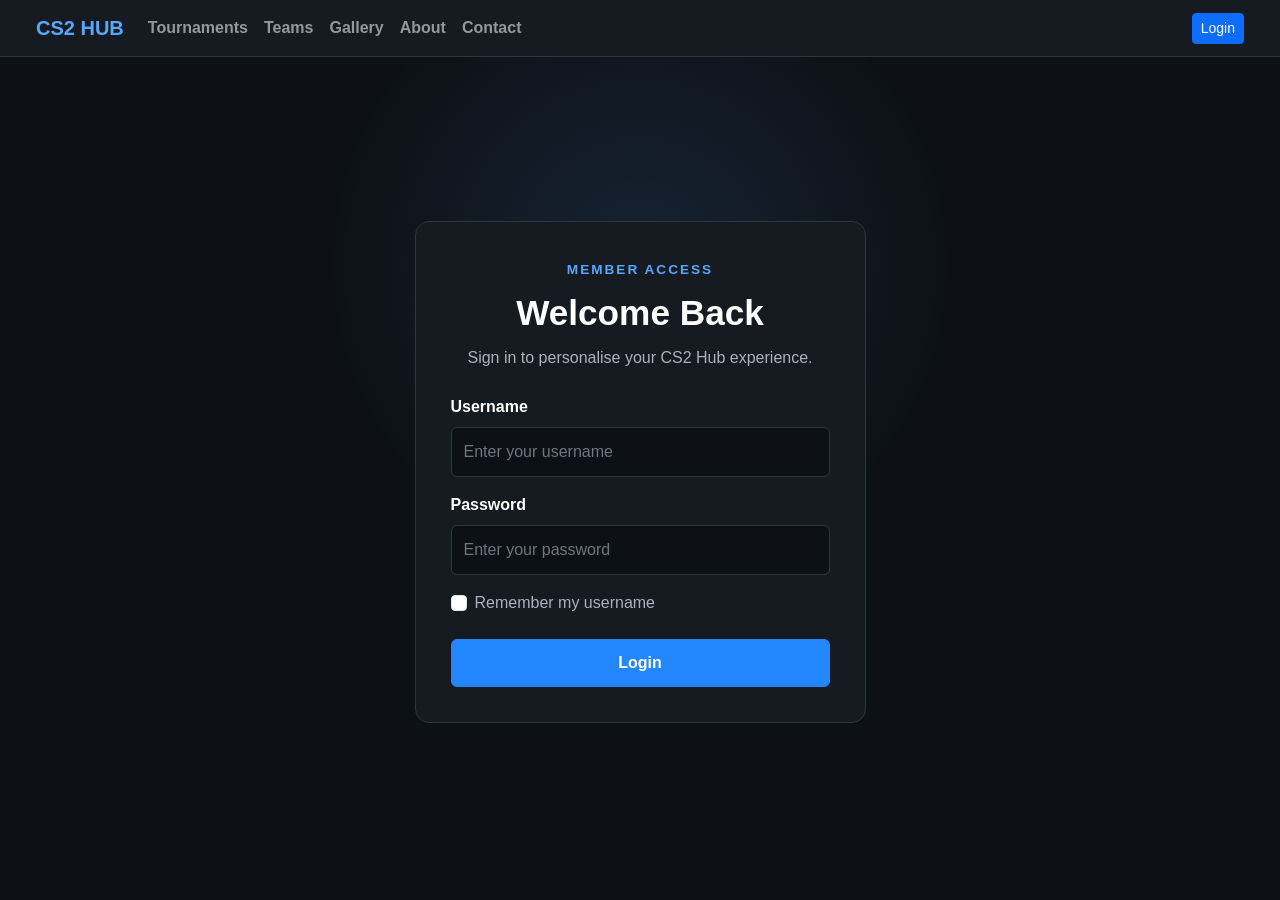
<file: login.html>
<!DOCTYPE html>
<html lang="en">

<head>
    <meta charset="UTF-8">
    <meta name="viewport" content="width=device-width, initial-scale=1.0">

    <title>Login - CS2 Hub</title>

    <link href="https://cdn.jsdelivr.net/npm/bootstrap@5.3.2/dist/css/bootstrap.min.css" rel="stylesheet">
    <link rel="stylesheet" href="style.css">
</head>

<body>
    <script>
        if (document.cookie.includes("themePreference=light")) {
            document.body.classList.add("light-theme");
        }
    </script>

    <!-- Navigation Bar -->
    <nav class="navbar navbar-expand-lg navbar-dark px-4 py-2">
        <div class="container-fluid">

            <a class="navbar-brand fw-bold text-accent" href="index.html">
                CS2 HUB
            </a>

            <button class="navbar-toggler" type="button" data-bs-toggle="collapse" data-bs-target="#navbarNav">

                <span class="navbar-toggler-icon"></span>
            </button>

            <div class="collapse navbar-collapse justify-content-between" id="navbarNav">

                <ul class="navbar-nav me-auto">

                    <li class="nav-item">
                        <a class="nav-link fw-semibold" href="tournaments.html">
                            Tournaments
                        </a>
                    </li>

                    <li class="nav-item">
                        <a class="nav-link fw-semibold" href="teams.html">
                            Teams
                        </a>
                    </li>

                    <li class="nav-item">
                        <a class="nav-link fw-semibold" href="gallery.html">
                            Gallery
                        </a>
                    </li>

                    <li class="nav-item">
                        <a class="nav-link fw-semibold" href="about.html">
                            About
                        </a>
                    </li>

                    <li class="nav-item">
                        <a class="nav-link fw-semibold" href="contact.html">
                            Contact
                        </a>
                    </li>

                </ul>

                <a href="login.html" class="btn btn-primary btn-sm">
                    Login
                </a>

            </div>
        </div>
    </nav>


    <!-- Login Section -->
    <main class="login-page">

        <div class="container">
            <div class="row justify-content-center">

                <div class="col-lg-5 col-md-7">

                    <div class="login-card">

                        <div class="text-center mb-4">

                            <span class="section-label">
                                MEMBER ACCESS
                            </span>

                            <h1 class="login-title">
                                Welcome Back
                            </h1>

                            <p class="login-description">
                                Sign in to personalise your CS2 Hub experience.
                            </p>

                        </div>


                        <form id="loginForm" novalidate>

                            <!-- Username -->
                            <div class="mb-3">

                                <label for="username" class="form-label">
                                    Username
                                </label>

                                <input type="text" id="username" class="form-control" placeholder="Enter your username"
                                    required>

                            </div>


                            <!-- Password -->
                            <div class="mb-3">

                                <label for="password" class="form-label">
                                    Password
                                </label>

                                <input type="password" id="password" class="form-control"
                                    placeholder="Enter your password" required>

                            </div>


                            <!-- Remember Username -->
                            <div class="form-check mb-4">

                                <input class="form-check-input" type="checkbox" id="rememberUsername">

                                <label class="form-check-label" for="rememberUsername">

                                    Remember my username

                                </label>

                            </div>


                            <!-- Message -->
                            <div id="loginMessage"></div>


                            <!-- Login Button -->
                            <button type="submit" class="btn btn-primary w-100">

                                Login

                            </button>

                        </form>

                    </div>
                </div>

            </div>
        </div>

    </main>


    <!-- Bootstrap JavaScript -->
    <script src="https://cdn.jsdelivr.net/npm/bootstrap@5.3.2/dist/js/bootstrap.bundle.min.js"></script>

    <!-- Login JavaScript -->
    <script src="login.js"></script>

</body>

</html>
</file>
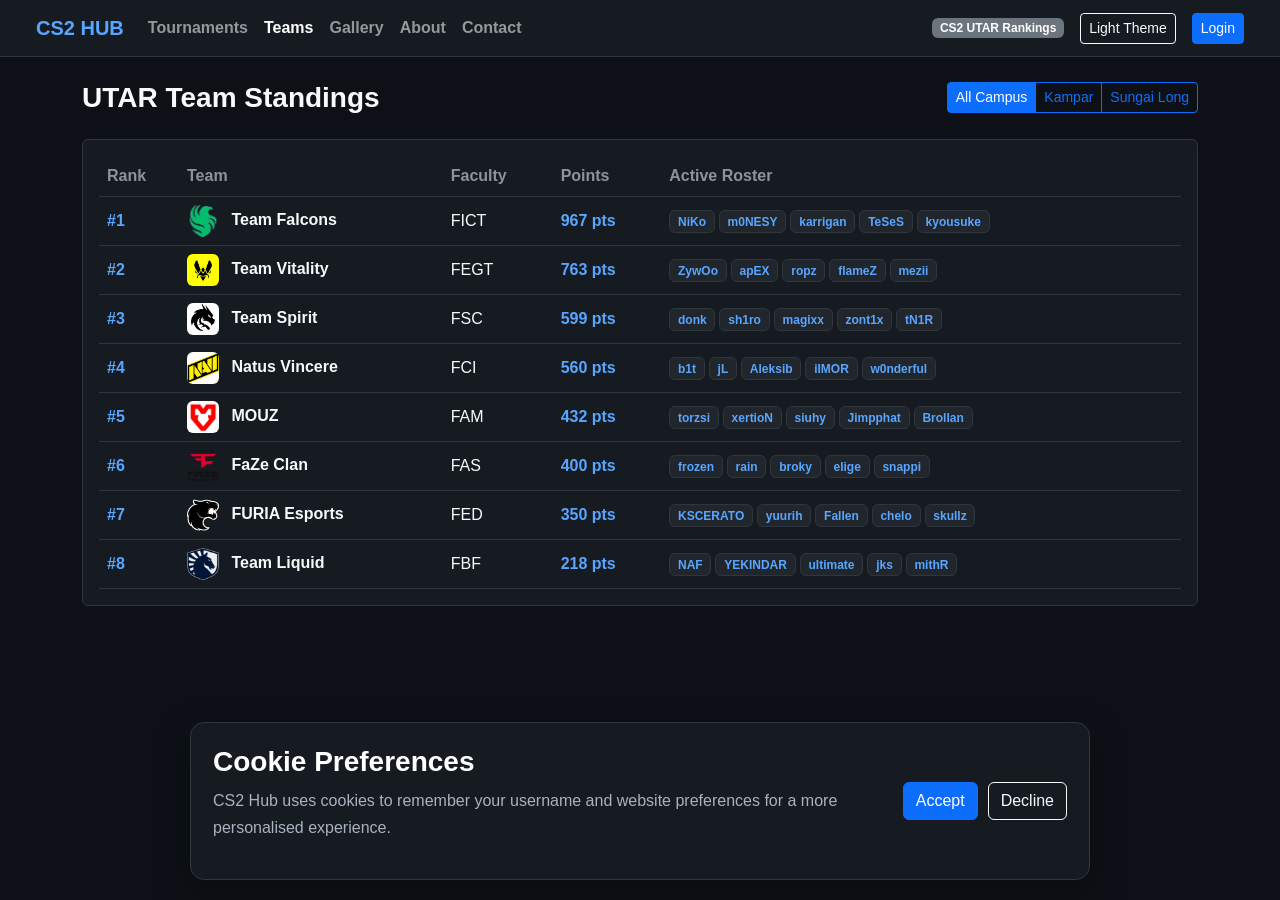
<file: teams.html>
<!DOCTYPE html>
<html lang="en">

<head>
    <meta charset="UTF-8">
    <meta name="viewport" content="width=device-width, initial-scale=1.0">
    <title>Teams - CS2 Hub</title>
    <link href="https://cdn.jsdelivr.net/npm/bootstrap@5.3.2/dist/css/bootstrap.min.css" rel="stylesheet">
    <link rel="stylesheet" href="style.css">
</head>

<body>
    <script>
    if (localStorage.getItem("themePreference") === "light") {
        document.body.classList.add("light-theme");
    }
    </script>

    <!-- navigation bar -->
    <nav class="navbar navbar-expand-lg navbar-dark px-4 py-2">
        <div class="container-fluid">
            <a class="navbar-brand fw-bold text-accent" href="index.html">CS2 HUB</a>
            <button class="navbar-toggler" type="button" data-bs-toggle="collapse" data-bs-target="#navbarNav">
                <span class="navbar-toggler-icon"></span>
            </button>

            <div class="collapse navbar-collapse justify-content-between" id="navbarNav">
                <ul class="navbar-nav me-auto">
                    <li class="nav-item"><a class="nav-link fw-semibold" href="tournaments.html">Tournaments</a></li>
                    <li class="nav-item"><a class="nav-link active fw-semibold" href="teams.html">Teams</a></li>
                    <li class="nav-item"><a class="nav-link fw-semibold" href="gallery.html">Gallery</a></li>
                    <li class="nav-item"><a class="nav-link fw-semibold" href="about.html">About</a></li>
                    <li class="nav-item"><a class="nav-link fw-semibold" href="contact.html">Contact</a></li>
                </ul>

                <div class="navbar-actions d-flex align-items-center gap-3">
                    <span class="badge bg-secondary">CS2 UTAR Rankings</span>

                    <button id="themeToggle" class="btn btn-outline-light btn-sm" type="button">
                        Light Theme
                    </button>

                    <a href="login.html" class="btn btn-primary btn-sm" id="loginButton">
                        Login
                    </a>

                    <div id="userArea" class="align-items-center gap-2" style="display: none;">
                        <span id="welcomeUser" class="text-light fw-semibold"></span>
                        <button id="logoutButton" class="btn btn-outline-light btn-sm">
                            Logout
                        </button>
                    </div>
                </div>
            </div>
        </div>
    </nav>

    <div class="container my-4">
        <div class="d-flex justify-content-between align-items-center mb-4">
            <h3 class="fw-bold text-light mb-0">UTAR Team Standings</h3>

            <!-- region filter -->
            <div class="btn-group" role="group" id="region-filter">
                <button class="btn btn-sm btn-outline-primary active" data-region="All">All Campus</button>
                <button class="btn btn-sm btn-outline-primary" data-region="Kampar">Kampar</button>
                <button class="btn btn-sm btn-outline-primary" data-region="Sungai Long">Sungai Long</button>
            </div>
        </div>

        <!-- table layout -->
        <div class="table-responsive bg-dark-card p-3 rounded">
            <table class="table table-dark-custom align-middle mb-0">
                <thead>
                    <tr>
                        <th scope="col" style="width: 80px;">Rank</th>
                        <th scope="col">Team</th>
                        <th scope="col">Faculty</th>
                        <th scope="col">Points</th>
                        <th scope="col">Active Roster</th>
                    </tr>
                </thead>
                <tbody id="team-table-body"></tbody>
            </table>
        </div>
    </div>

    <!-- detail interface with player flash cards -->
    <div class="modal fade" id="teamModal" tabindex="-1" aria-hidden="true">
        <div class="modal-dialog modal-lg modal-dialog-centered">
            <div class="modal-content bg-dark-card text-light border-secondary">
                <div class="modal-header border-secondary">
                    <h5 class="modal-title text-accent fw-bold" id="modalTeamName"></h5>
                    <button type="button" class="btn-close btn-close-white" data-bs-dismiss="modal"></button>
                </div>
                <div class="modal-body">
                    <p><strong class="text-secondary">Base Location:</strong> <span id="modalTeamLoc"
                            class="text-light"></span></p>
                    <p><strong class="text-secondary">Overview:</strong> <span id="modalTeamDesc"
                            class="text-light"></span></p>

                    <h6 class="text-accent mt-4 mb-3">Active Roster (Player Cards)</h6>
                    <!-- grid for player flash cards -->
                    <div id="player-cards-grid" class="row g-3"></div>
                </div>
            </div>
        </div>
    </div>

    <!-- Shared Cookie Consent Banner -->
    <div id="cookieConsent" class="cookie-consent">
        <div class="cookie-consent-content">
            <div>
                <h3>Cookie Preferences</h3>
                <p>
                    CS2 Hub uses cookies to remember your username and website
                    preferences for a more personalised experience.
                </p>
            </div>

            <div class="cookie-consent-actions">
                <button id="acceptCookies" class="btn btn-primary">
                    Accept
                </button>

                <button id="declineCookies" class="btn btn-outline-light">
                    Decline
                </button>
            </div>
        </div>
    </div>

    <script src="data.json"></script>
    <script src="https://code.jquery.com/jquery-3.7.1.min.js"></script>
    <script src="https://cdn.jsdelivr.net/npm/bootstrap@5.3.2/dist/js/bootstrap.bundle.min.js"></script>
    <script src="main.js"></script>
    <script>
        $(document).ready(function () {
            function renderTeams(selectedRegion = "All") {
                const tbody = $("#team-table-body");
                tbody.empty();

                let filtered = siteData.teams;
                if (selectedRegion !== "All") {
                    filtered = filtered.filter(t => t.region === selectedRegion);
                }

                filtered.forEach(t => {
                    const playerBadges = t.players.map(p => `<span class="badge badge-roster me-1">${p.handle}</span>`).join('');
                    const pointsDisplay = t.points !== undefined ? t.points : 0;

                    const rowHtml = `
            <tr data-id="${t.id}">
              <td class="fw-bold text-accent">#${t.rank}</td>
              <td>
                <img src="${t.logo}" alt="${t.name}" class="rounded me-2" width="32" height="32">
                <span class="fw-semibold text-light">${t.name}</span>
              </td>
              <td class="text-light">${t.location}</td>
              <td class="fw-bold text-accent">${pointsDisplay} pts</td>
              <td>${playerBadges}</td>
            </tr>
          `;
                    tbody.append(rowHtml);
                });
            }

            renderTeams();

            // region filter
            $("#region-filter button").click(function () {
                $("#region-filter button").removeClass("active");
                $(this).addClass("active");
                renderTeams($(this).data("region"));
            });

            // show details and generate player flash card
            $(document).on("click", "#team-table-body tr", function () {
                const id = $(this).data("id");
                const team = siteData.teams.find(t => t.id === id);

                if (team) {
                    $("#modalTeamName").text(team.name);
                    $("#modalTeamLoc").text(team.location);
                    $("#modalTeamDesc").text(team.description);

                    const grid = $("#player-cards-grid");
                    grid.empty();

                    team.players.forEach(p => {
                        const cardHtml = `
              <div class="col-md-4">
                <div class="player-card">
                  <div class="d-flex justify-content-between align-items-center mb-2">
                    <span class="player-handle">${p.handle}</span>
                    <span class="badge bg-secondary">${p.country}</span>
                  </div>
                  <div class="player-stat mb-1">Role: <strong class="text-light">${p.role}</strong></div>
                  <div class="player-stat mb-1">HLTV Rating: <strong class="text-accent">${p.rating}</strong></div>
                  <div class="player-stat">Fav Weapon: <span class="text-light">${p.weapon}</span></div>
                </div>
              </div>
            `;
                        grid.append(cardHtml);
                    });

                    const teamModal = new bootstrap.Modal(document.getElementById('teamModal'));
                    teamModal.show();
                }
            });
        });
    </script>
</body>

</html>
</file>
<file: style.css>
body {
    background-color: #0d1117;
    color: #c9d1d9;
    font-family: -apple-system, BlinkMacSystemFont, "Segoe UI", Roboto, Helvetica, Arial, sans-serif;
}

.navbar,
footer {
    background-color: #161b22 !important;
    border-bottom: 1px solid #30363d;
}

.text-accent {
    color: #58a6ff !important;
}

.bg-dark-card {
    background-color: #161b22;
    border: 1px solid #30363d;
    border-radius: 6px;
}

.ticker-banner {
    background-color: #161b22;
    border-bottom: 1px solid #30363d;
    font-size: 0.875rem;
}

.list-row-item {
    background-color: #161b22;
    border: 1px solid #30363d;
    border-radius: 6px;
    cursor: pointer;
    transition: background-color 0.2s ease, border-color 0.2s ease, box-shadow 0.2s ease;
}

.list-row-item:hover {
    background-color: #1f242c;
    border-color: #58a6ff !important;
    box-shadow: 0 4px 12px rgba(88, 166, 255, 0.25) !important;
}

.list-row-item:hover .tourney-title {
    color: #58a6ff !important;
}

.table-dark-custom {
    --bs-table-bg: #161b22;
    --bs-table-border-color: #30363d;
    color: #c9d1d9 !important;
}

.table-dark-custom th {
    color: #8b949e;
    border-bottom-color: #30363d;
}

.table-dark-custom tbody tr {
    cursor: pointer;
    transition: background-color 0.15s ease;
}

.table-dark-custom tbody tr:hover {
    background-color: #21262d !important;
    color: #ffffff !important;
}

.table-dark-custom tbody tr:hover td {
    color: #ffffff !important;
}

.badge-roster {
    background-color: #21262d;
    color: #58a6ff;
    border: 1px solid #30363d;
}

.tourney-details-panel {
    display: none;
    background-color: #0d1117;
    border-top: 1px dashed #30363d;
    padding: 1rem;
    margin-top: 0.75rem;
    border-radius: 0 0 4px 4px;
}

.player-card {
    background-color: #0d1117;
    border: 1px solid #30363d;
    border-radius: 8px;
    padding: 1rem;
    transition: transform 0.2s ease, border-color 0.2s ease, box-shadow 0.2s ease;
    cursor: pointer;
}

.player-card:hover {
    transform: translateY(-4px);
    border-color: #58a6ff;
    box-shadow: 0 4px 12px rgba(88, 166, 255, 0.2);
}

.player-card .player-handle {
    color: #58a6ff;
    font-weight: 700;
    font-size: 1.1rem;
}

.player-card .player-stat {
    font-size: 0.85rem;
    color: #8b949e;
}

.form-control {
    background-color: #0d1117;
    color: #c9d1d9;
    border: 1px solid #30363d;
}

.form-control:focus {
    background-color: #0d1117;
    color: #c9d1d9;
    border-color: #58a6ff;
    box-shadow: 0 0 0 0.2rem rgba(88, 166, 255, 0.15);
}

.form-control::placeholder {
    color: #8b949e;
}

.hero-section {
    min-height: 75vh;
    display: flex;
    align-items: center;
    padding: 80px 0;
    background: radial-gradient(circle at 80% 50%, rgba(88, 166, 255, 0.12), transparent 35%), #0d1117;
}

.min-vh-75 {
    min-height: 75vh;
}

.hero-label,
.section-label,
.about-card-number,
.why-number,
.value-item>span {
    color: #58a6ff;
    font-weight: 700;
}

.hero-label {
    display: inline-block;
    font-size: 0.9rem;
    letter-spacing: 2px;
    margin-bottom: 18px;
}

.hero-title {
    color: #ffffff;
    font-size: clamp(2.8rem, 5vw, 4.8rem);
    font-weight: 800;
    line-height: 1.08;
    margin-bottom: 24px;
}

.hero-description {
    color: #a8b3bf;
    font-size: 1.15rem;
    line-height: 1.7;
    max-width: 650px;
    margin-bottom: 32px;
}

.hero-buttons {
    display: flex;
    flex-wrap: wrap;
    gap: 15px;
}

.hero-buttons .btn-primary,
.why-hub .btn-primary,
.login-card .btn-primary {
    background-color: #2388ff;
    border-color: #2388ff;
}

.hero-buttons .btn-primary:hover,
.why-hub .btn-primary:hover,
.login-card .btn-primary:hover {
    background-color: #58a6ff;
    border-color: #58a6ff;
}

.home-intro,
.about-section,
.about-values {
    background-color: #10161f;
    border-top: 1px solid #30363d;
}

.section-label {
    display: inline-block;
    font-size: 0.85rem;
    letter-spacing: 2px;
    margin-bottom: 12px;
}

.section-title {
    color: #ffffff;
    font-size: clamp(2rem, 4vw, 3rem);
    font-weight: 700;
    margin-bottom: 18px;
}

.section-description,
.why-description,
.home-feature-card p,
.about-hero-description,
.about-text,
.about-highlight-card p,
.about-service-card p,
.why-item p,
.value-item p,
.login-description,
.cookie-consent p {
    color: #a8b3bf;
    line-height: 1.7;
}

.home-feature-card,
.why-item,
.about-highlight-card,
.about-service-card,
.login-card,
.cookie-consent {
    background-color: #161b22;
    border: 1px solid #30363d;
    border-radius: 12px;
}

.home-feature-card,
.about-highlight-card {
    padding: 30px;
}

.home-feature-card:hover,
.why-item:hover,
.about-service-card:hover {
    border-color: #58a6ff;
}

.home-feature-card:hover,
.about-service-card:hover {
    transform: translateY(-6px);
}

.feature-icon,
.about-service-icon {
    font-size: 2rem;
    margin-bottom: 18px;
}

.home-feature-card h3,
.why-item h3,
.login-title,
.about-hero-title,
.about-highlight-card h3,
.about-service-card h3,
.value-item h3,
.cookie-consent h3,
.login-card .form-label {
    color: #ffffff;
    font-weight: 700;
}

.feature-link {
    color: #58a6ff;
    font-weight: 600;
    text-decoration: none;
}

.feature-link:hover {
    color: #ffffff;
}

.why-hub,
.about-services {
    background-color: #0d1117;
    border-top: 1px solid #30363d;
}

.why-list {
    display: flex;
    flex-direction: column;
    gap: 18px;
}

.why-item {
    display: flex;
    gap: 20px;
    padding: 22px;
}

.why-number {
    font-size: 1.25rem;
    min-width: 40px;
}

.login-page {
    min-height: calc(100vh - 70px);
    display: flex;
    align-items: center;
    padding: 60px 0;
    background: radial-gradient(circle at 50% 25%, rgba(88, 166, 255, 0.12), transparent 35%), #0d1117;
}

.login-card {
    border-radius: 14px;
    padding: 35px;
}

.login-title {
    font-size: 2.2rem;
    margin-bottom: 10px;
}

.login-card .form-control {
    padding: 12px;
}

.login-card .form-control::placeholder {
    color: #6e7681;
}

.login-card .form-check-label {
    color: #a8b3bf;
}

.login-card .btn-primary {
    padding: 11px;
    font-weight: 600;
}

#loginMessage {
    margin-bottom: 15px;
}

.cookie-consent {
    display: none;
    position: fixed;
    bottom: 20px;
    left: 50%;
    transform: translateX(-50%);
    width: min(900px, calc(100% - 40px));
    border-radius: 14px;
    padding: 22px;
    z-index: 1050;
    box-shadow: 0 12px 35px rgba(0, 0, 0, 0.35);
}

.cookie-consent-content {
    display: flex;
    justify-content: space-between;
    align-items: center;
    gap: 25px;
}

.cookie-consent-actions {
    display: flex;
    gap: 10px;
    flex-shrink: 0;
}

.about-hero {
    min-height: 55vh;
    display: flex;
    align-items: center;
    padding: 80px 0;
    background: radial-gradient(circle at 80% 40%, rgba(88, 166, 255, 0.12), transparent 35%), #0d1117;
}

.about-hero-title {
    font-size: clamp(2.8rem, 5vw, 4.8rem);
    font-weight: 800;
    line-height: 1.08;
    margin-bottom: 24px;
}

.about-card-number {
    display: block;
    font-size: 1.1rem;
    margin-bottom: 18px;
}

.about-service-card {
    padding: 28px;
}

.value-item {
    display: flex;
    gap: 20px;
    padding: 20px 0;
    border-bottom: 1px solid #30363d;
}

.value-item:last-child {
    border-bottom: none;
}

.value-item>span {
    min-width: 40px;
}

.about-cta {
    background: radial-gradient(circle at 50% 50%, rgba(88, 166, 255, 0.12), transparent 40%), #0d1117;
    border-top: 1px solid #30363d;
}

@media (max-width: 991.98px) {
    .navbar-actions {
        flex-direction: column;
        align-items: stretch !important;
        gap: 12px !important;
        margin-top: 12px;
    }

    .navbar-actions #global-search {
        width: 100% !important;
    }

    .navbar-actions .badge {
        width: fit-content;
    }

    .navbar-actions .btn {
        width: 100%;
    }
}

@media (max-width: 767px) {
    .cookie-consent-content {
        flex-direction: column;
        align-items: stretch;
    }

    .cookie-consent-actions,
    .cookie-consent-actions .btn {
        width: 100%;
        flex: 1;
    }

    .about-hero {
        min-height: auto;
        padding: 60px 0;
    }

    .about-hero-title {
        font-size: 2.7rem;
    }

    .about-highlight-card {
        padding: 25px;
    }
}

@media (max-width: 576px) {
    .hero-section {
        padding: 50px 0;
    }

    .hero-title {
        font-size: 2.7rem;
    }

    .hero-description {
        font-size: 1rem;
    }

    .hero-buttons {
        flex-direction: column;
    }

    .hero-buttons .btn {
        width: 100%;
    }
}

body.light-theme {
    background-color: #f4f7fb;
    color: #1b2430;
}

body.light-theme .navbar {
    background-color: #ffffff !important;
    border-bottom-color: #d6dde6 !important;
}

body.light-theme .navbar-brand,
body.light-theme .text-accent {
    color: #1d4ed8 !important;
}

body.light-theme .navbar .nav-link {
    color: #334155 !important;
}

body.light-theme .navbar .nav-link:hover {
    color: #1d4ed8 !important;
}

body.light-theme #welcomeUser,
body.light-theme h3.text-light {
    color: #111827 !important;
}

body.light-theme #logoutButton,
body.light-theme #themeToggle {
    color: #111827;
    border-color: #64748b;
}

body.light-theme #logoutButton:hover,
body.light-theme #themeToggle:hover {
    color: #ffffff;
    background-color: #2388ff;
    border-color: #2388ff;
}

body.light-theme .hero-section,
body.light-theme .why-hub,
body.light-theme .about-hero,
body.light-theme .about-services,
body.light-theme .about-cta {
    background: #f4f7fb;
}

body.light-theme .home-intro,
body.light-theme .about-section,
body.light-theme .about-values {
    background-color: #eaf0f7;
    border-top-color: #d6dde6;
}

body.light-theme .hero-title,
body.light-theme .section-title,
body.light-theme .home-feature-card h3,
body.light-theme .why-item h3,
body.light-theme .about-hero-title,
body.light-theme .about-highlight-card h3,
body.light-theme .about-service-card h3,
body.light-theme .value-item h3,
body.light-theme .login-title,
body.light-theme .login-card .form-label,
body.light-theme .cookie-consent h3 {
    color: #111827 !important;
}

body.light-theme .hero-description,
body.light-theme .section-description,
body.light-theme .home-feature-card p,
body.light-theme .why-description,
body.light-theme .why-item p,
body.light-theme .about-hero-description,
body.light-theme .about-text,
body.light-theme .about-highlight-card p,
body.light-theme .about-service-card p,
body.light-theme .value-item p,
body.light-theme .login-description,
body.light-theme .cookie-consent p {
    color: #52606d !important;
}

body.light-theme .home-feature-card,
body.light-theme .why-item,
body.light-theme .about-highlight-card,
body.light-theme .about-service-card,
body.light-theme .login-card,
body.light-theme .cookie-consent {
    background-color: #ffffff !important;
    border-color: #d6dde6 !important;
}

body.light-theme .home-feature-card:hover,
body.light-theme .why-item:hover,
body.light-theme .about-service-card:hover {
    border-color: #2388ff !important;
}

body.light-theme .value-item {
    border-bottom-color: #d6dde6;
}

body.light-theme .navbar-toggler {
    border-color: #64748b;
}

body.light-theme .navbar-toggler-icon {
    filter: invert(1);
}

body.light-theme .bg-dark-card {
    background-color: #ffffff !important;
    border-color: #d6dde6 !important;
    box-shadow: 0 4px 12px rgba(0, 0, 0, 0.05);
}

body.light-theme .table-dark-custom {
    --bs-table-bg: #ffffff !important;
    --bs-table-border-color: #e2e8f0 !important;
    color: #1e293b !important;
}

body.light-theme .table-dark-custom th {
    color: #64748b !important;
    border-bottom-color: #cbd5e1 !important;
}

body.light-theme .table-dark-custom td,
body.light-theme .table-dark-custom tbody tr td span.text-light {
    color: #1e293b !important;
}

body.light-theme .table-dark-custom tbody tr:hover {
    background-color: #f1f5f9 !important;
}

body.light-theme .table-dark-custom tbody tr:hover td,
body.light-theme .table-dark-custom tbody tr:hover td span.text-light {
    color: #0f172a !important;
}

body.light-theme .badge-roster {
    background-color: #e2e8f0 !important;
    color: #1d4ed8 !important;
    border-color: #cbd5e1 !important;
}

body.light-theme .modal-content {
    background-color: #ffffff !important;
    color: #1e293b !important;
    border-color: #cbd5e1 !important;
}

body.light-theme .modal-content .text-light {
    color: #1e293b !important;
}

body.light-theme .modal-content .btn-close {
    filter: invert(1);
}

body.light-theme .player-card {
    background-color: #f8fafc !important;
    border-color: #e2e8f0 !important;
}

body.light-theme .list-row-item {
    background-color: #ffffff !important;
    border: 1px solid #e2e8f0 !important;
    box-shadow: 0 2px 8px rgba(0, 0, 0, 0.05);
}

body.light-theme .list-row-item .tourney-title,
body.light-theme .list-row-item .text-light {
    color: #0f172a !important;
}

body.light-theme .list-row-item .text-secondary {
    color: #64748b !important;
}

body.light-theme .tourney-details-panel {
    background-color: #f8fafc !important;
    border-top: 1px solid #e2e8f0 !important;
    padding: 12px !important;
    border-radius: 6px;
}

body.light-theme .tourney-details-panel p,
body.light-theme .tourney-details-panel small,
body.light-theme .tourney-details-panel .text-light {
    color: #334155 !important;
}

body.light-theme .list-row-item img {
    filter: invert(1) hue-rotate(180deg);
    border: 1px solid #cbd5e1 !important;
    background-color: #f1f5f9;
    border-radius: 6px;
}

body.light-theme #stat-events,
body.light-theme #stat-teams {
    color: #0f172a !important;
}

body.light-theme .form-control {
    background-color: #ffffff !important;
    color: #0f172a !important;
    border-color: #cbd5e1 !important;
}

body.light-theme .form-control:focus {
    background-color: #ffffff !important;
    color: #0f172a !important;
    border-color: #1d4ed8 !important;
}

body.light-theme #stat-prize,
body.light-theme #stat-events,
body.light-theme #stat-teams {
    color: #0f172a !important;
}

body.light-theme footer {
    background-color: #ffffff !important;
    border-top: 1px solid #d6dde6 !important;
    color: #52606d !important;
}

body.light-theme footer .text-light,
body.light-theme footer p,
body.light-theme footer div {
    color: #52606d !important;
}

body.light-theme footer a {
    color: #1d4ed8 !important;
}

body.light-theme .contact-card,
body.light-theme .bg-dark-card p,
body.light-theme .bg-dark-card span,
body.light-theme .bg-dark-card div,
body.light-theme .form-label {
    color: #334155 !important;
}

body.light-theme .bg-dark-card .text-secondary {
    color: #64748b !important;
}

#stat-prize,
#stat-events,
#stat-teams {
    color: #58a6ff !important;
}

body.light-theme #stat-prize,
body.light-theme #stat-events,
body.light-theme #stat-teams {
    color: #1d4ed8 !important;
}

.gallery-card,
.gallery-item,
.card {
    background-color: #161b22 !important;
    border-color: #30363d !important;
}

.gallery-card h3,
.gallery-card h4,
.gallery-card .card-title,
.gallery-item h3,
.gallery-item h4,
.gallery-item .card-title,
.card h3,
.card h4,
.card .card-title {
    color: #ffffff !important;
}

.gallery-card p,
.gallery-card .card-text,
.gallery-item p,
.gallery-item .card-text,
.card p,
.card .card-text {
    color: #a8b3bf !important;
}

body.light-theme .gallery-card,
body.light-theme .gallery-item,
body.light-theme .card {
    background-color: #ffffff !important;
    border-color: #d6dde6 !important;
}

body.light-theme .gallery-card h3,
body.light-theme .gallery-card h4,
body.light-theme .gallery-card .card-title,
body.light-theme .gallery-item h3,
body.light-theme .gallery-item h4,
body.light-theme .gallery-item .card-title,
body.light-theme .card h3,
body.light-theme .card h4,
body.light-theme .card .card-title {
    color: #111827 !important;
}

body.light-theme .gallery-card p,
body.light-theme .gallery-card .card-text,
body.light-theme .gallery-item p,
body.light-theme .gallery-item .card-text,
body.light-theme .card p,
body.light-theme .card .card-text {
    color: #52606d !important;
}

.modal-content {
    background-color: #161b22 !important;
    color: #c9d1d9 !important;
    border: 1px solid #30363d !important;
}

.modal-header {
    border-bottom: 1px solid #30363d !important;
}

.modal-title {
    color: #58a6ff !important;
}

.modal-body h3 {
    color: #ffffff !important;
}

.modal-body p {
    color: #a8b3bf !important;
}

body.light-theme .modal-content {
    background-color: #ffffff !important;
    color: #1e293b !important;
    border-color: #d6dde6 !important;
}

body.light-theme .modal-header {
    border-bottom-color: #d6dde6 !important;
}

body.light-theme .modal-title {
    color: #1d4ed8 !important;
}

body.light-theme .modal-body h3 {
    color: #111827 !important;
}

body.light-theme .modal-body p {
    color: #52606d !important;
}

.gallery-card img {
    width: 100%;
    height: 220px;
    object-fit: cover;
}

#modalGallery img {
    width: 100%;
    height: 300px;
    object-fit: cover;
}
</file>
